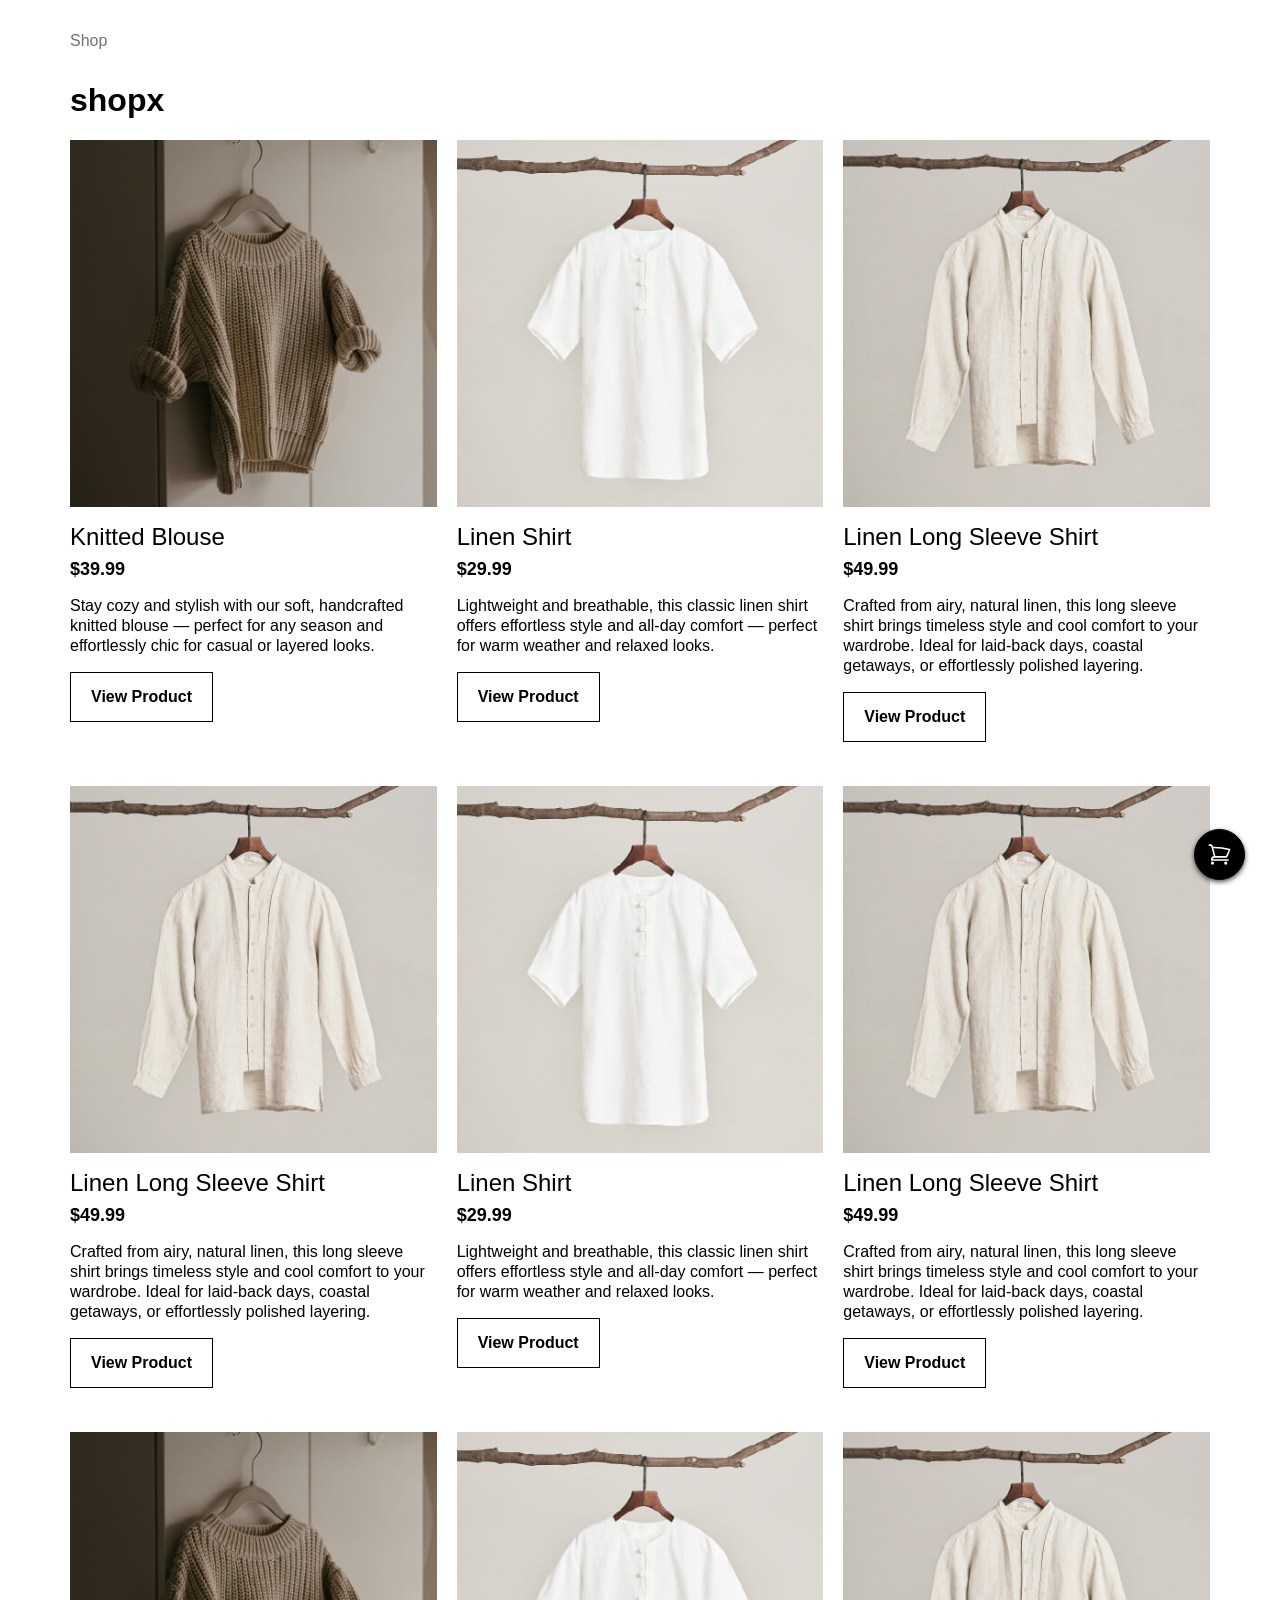
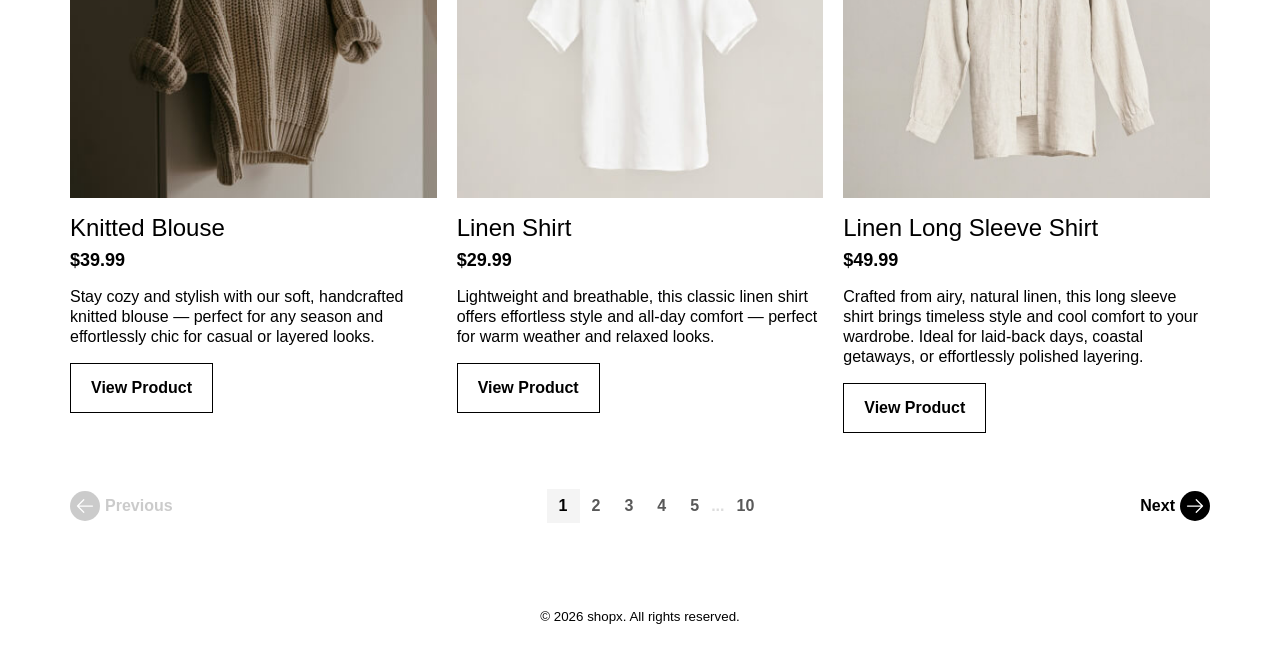
<file: index.html>
<!DOCTYPE html>
<html lang="en">
    <head>
        <title>shopx</title>
        <meta name="title" content="Shop" />
        <meta name="description" content="Lorem ipsum dolor sit amet, consectetur adipiscing elit, sed do eiusmod tempor incididunt ut labore et dolore magna aliqua." />

        <meta charset="utf-8">
        <meta name="viewport" content="width=device-width, initial-scale=1">

		<link rel="icon" type="image/png" href="/favicon.png">

        <link href="css/styles.css" rel="stylesheet">
    </head>
    <body>
        <!-- header -->
        <header>
            <!-- Skip link for accessibility -->
            <div class="visually-hidden-focusable">
                <a href="#main-content" class="skip-link">Skip to main content</a>
            </div>

            <div class="container">
                <nav aria-label="Breadcrumb" class="breadcrumb">
                    <ol itemscope itemtype="https://schema.org/BreadcrumbList">
                        <li itemprop="itemListElement" itemscope itemtype="https://schema.org/ListItem" aria-current="page">
                            <span itemprop="name">Shop</span>
                            <meta itemprop="position" content="1" />
                        </li>
                    </ol>
                </nav>
            </div>

            <a href="/cart.html" class="btn-cart">
                <svg xmlns="http://www.w3.org/2000/svg" fill="none" viewBox="0 0 24 24" stroke-width="1.5" stroke="currentColor" class="icon icon-cart">
                    <path stroke-linecap="round" stroke-linejoin="round" d="M2.25 3h1.386c.51 0 .955.343 1.087.835l.383 1.437M7.5 14.25a3 3 0 0 0-3 3h15.75m-12.75-3h11.218c1.121-2.3 2.1-4.684 2.924-7.138a60.114 60.114 0 0 0-16.536-1.84M7.5 14.25 5.106 5.272M6 20.25a.75.75 0 1 1-1.5 0 .75.75 0 0 1 1.5 0Zm12.75 0a.75.75 0 1 1-1.5 0 .75.75 0 0 1 1.5 0Z" />
                </svg>
                <span class="cart-count">0</span>
            </a>
        </header>
        
        <!-- main -->
        <main id="main-content">
            <div class="container">
                <h1>shopx</h1>

                <div class="products-list-wrapper">
                    <div id="loader" class="loader-wrapper" role="status" aria-live="polite" aria-label="Loading" hidden>
                        <img src="/img/loading.gif" alt="Loading..." class="loader">
                    </div>
                    
                    <div class="row three-col" id="productList">
                        <!-- product list -->
                    </div>

                    <div class="message" role="status" aria-live="polite"></div>
                </div>

                <div class="pagination-wrapper">
                    <!-- pagination -->
                </div>
            </div>
        </main>

        <!-- footer -->
        <footer role="contentinfo" aria-label="Footer">
            <div class="container">
                <small>&copy; <span id="currentYear"></span> shopx. All rights reserved.</small>
            </div>
        </footer>
        
        <script src="/js/script.js"></script>
        <script type="module" src="/js/load/loadProducts.js"></script>
        <script type="module" src="/js/load/loadCart.js"></script>
    </body>
</html>
</file>
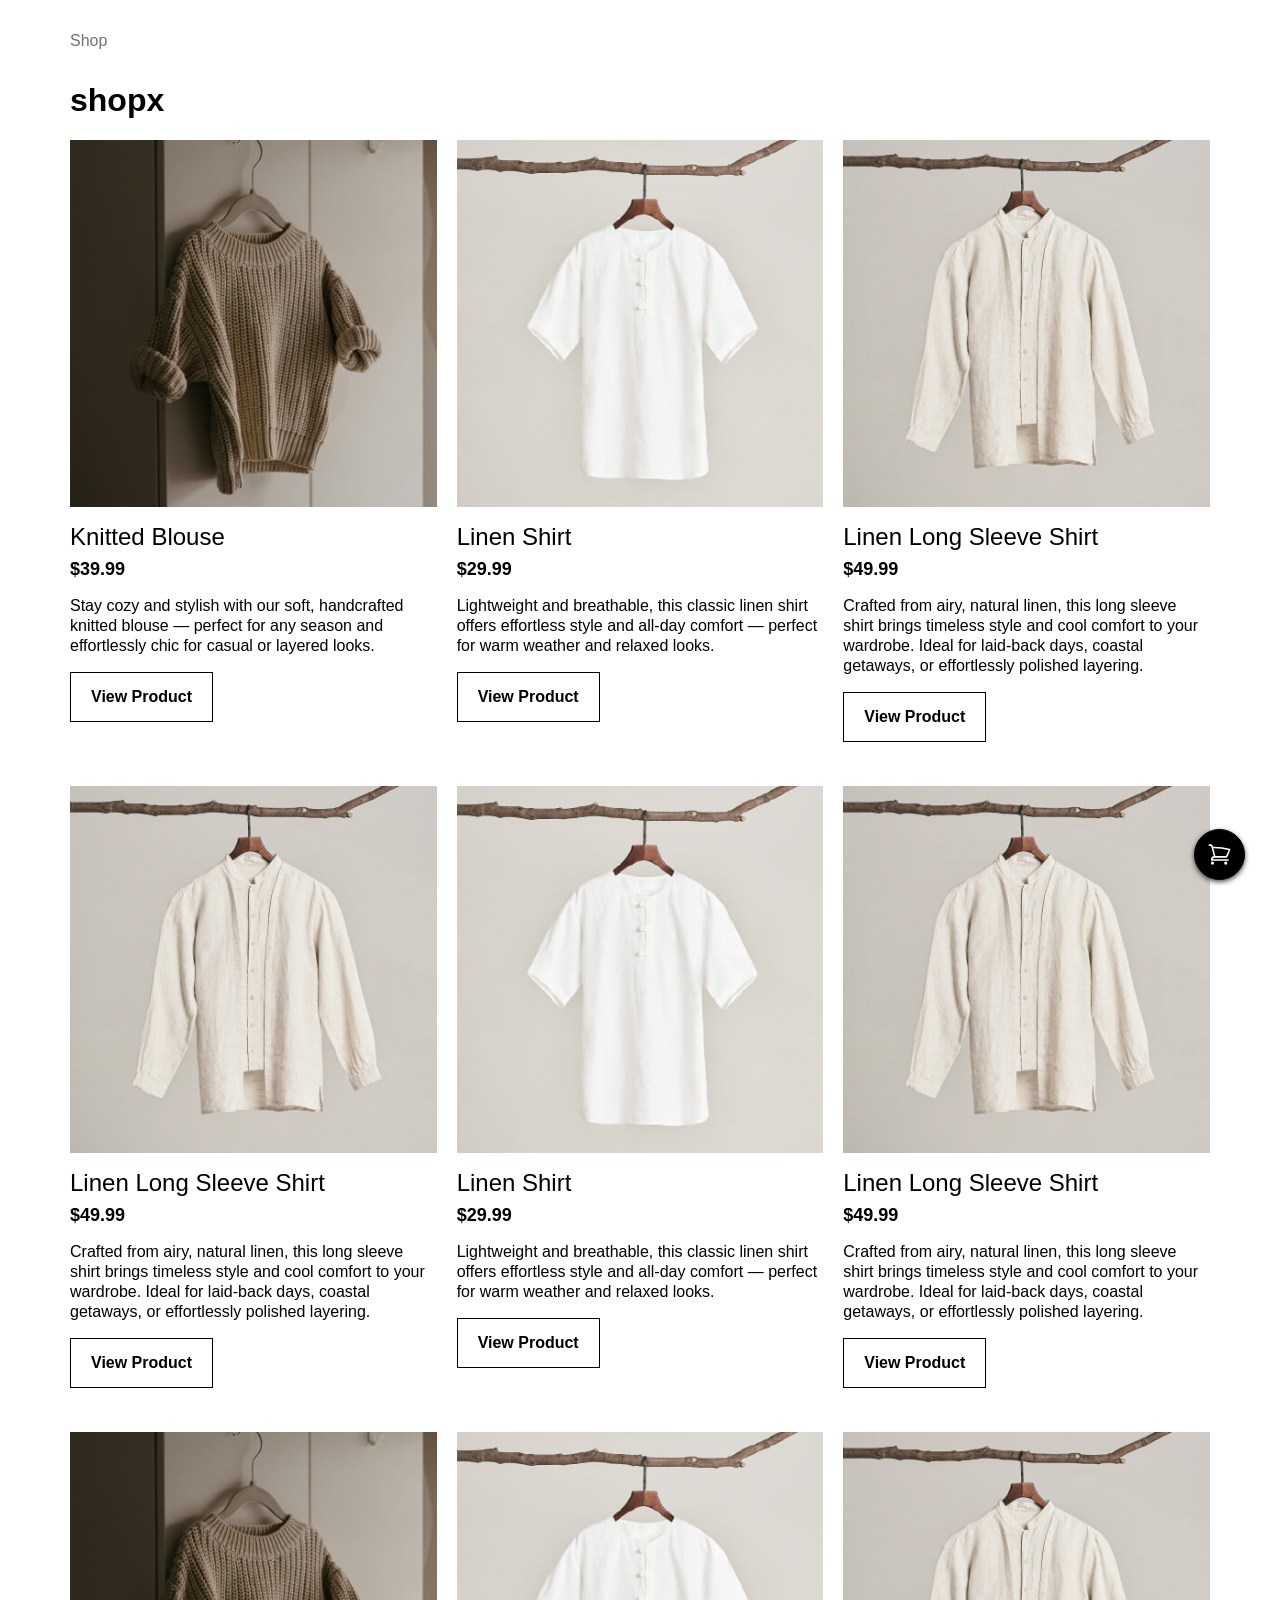
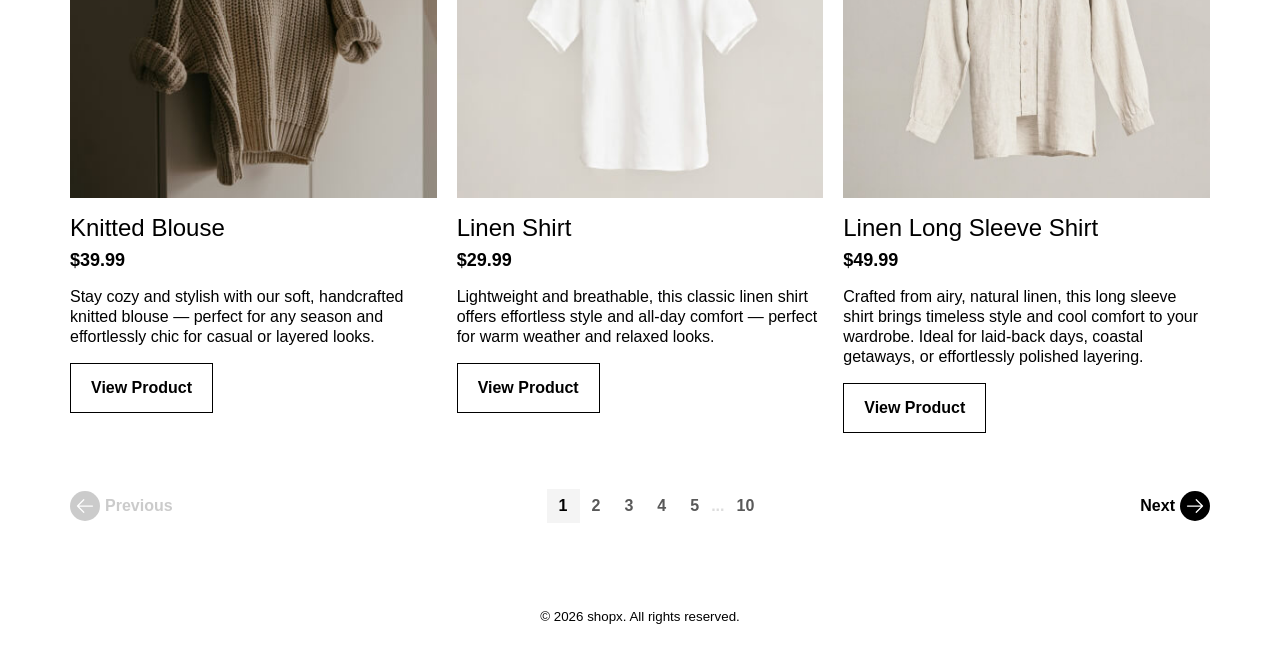
<file: confirmation.html>
<!DOCTYPE html>
<html lang="en">
    <head>
        <title>shopx — Order Confirmation</title>
        <meta name="title" content="Shop" />
        <meta name="description" content="Lorem ipsum dolor sit amet, consectetur adipiscing elit, sed do eiusmod tempor incididunt ut labore et dolore magna aliqua." />

        <meta charset="utf-8">
        <meta name="viewport" content="width=device-width, initial-scale=1">

		<link rel="icon" type="image/png" href="/favicon.png">

        <link href="css/styles.css" rel="stylesheet">
    </head>
    <body class="confirmation-page">
        <!-- header -->
        <header>
            <!-- Skip link for accessibility -->
            <div class="visually-hidden-focusable">
                <a href="#main-content" class="skip-link">Skip to main content</a>
            </div>

            <div class="container">
                <nav aria-label="Breadcrumb" class="breadcrumb">
                    <ol itemscope itemtype="https://schema.org/BreadcrumbList">
                        <li itemprop="itemListElement" itemscope itemtype="https://schema.org/ListItem">
                            <a href="/" itemprop="item">
                                <span itemprop="name">Shop</span>
                            </a>
                            <meta itemprop="position" content="1" />
                        </li>

                        <li itemprop="itemListElement" itemscope itemtype="https://schema.org/ListItem" aria-current="page">
                            <span itemprop="name">Order Confirmation</span>
                            <meta itemprop="position" content="2" />
                        </li>
                    </ol>
                </nav>
            </div>
        </header>

        <!-- main -->
        <main id="main-content">
            <div id="confirmationContent">
                <div class="container">
                    <div class="row">
                        <div class="col">
                            <div class="sticky-element">
                                <section id="thankYou" hidden>
                                    <svg xmlns="http://www.w3.org/2000/svg" fill="none" viewBox="0 0 24 24" stroke-width="1.5" stroke="currentColor" class="icon icon-round-check">
                                        <path stroke-linecap="round" stroke-linejoin="round" d="M9 12.75 11.25 15 15 9.75M21 12a9 9 0 1 1-18 0 9 9 0 0 1 18 0Z" />
                                    </svg>

                                    <div>
                                        <div class="order-number-wrapper">Order 
                                            <span id="orderNumber"></span>
                                            <button id="copyOrderNumber" class="btn-copy" aria-label="Copy order number" title="Copy order number">
                                                <svg xmlns="http://www.w3.org/2000/svg" fill="none" viewBox="0 0 24 24" stroke-width="1.5" stroke="currentColor" class="icon icon-copy">
                                                    <path stroke-linecap="round" stroke-linejoin="round" d="M8.25 7.5V6.108c0-1.135.845-2.098 1.976-2.192.373-.03.748-.057 1.123-.08M15.75 18H18a2.25 2.25 0 0 0 2.25-2.25V6.108c0-1.135-.845-2.098-1.976-2.192a48.424 48.424 0 0 0-1.123-.08M15.75 18.75v-1.875a3.375 3.375 0 0 0-3.375-3.375h-1.5a1.125 1.125 0 0 1-1.125-1.125v-1.5A3.375 3.375 0 0 0 6.375 7.5H5.25m11.9-3.664A2.251 2.251 0 0 0 15 2.25h-1.5a2.251 2.251 0 0 0-2.15 1.586m5.8 0c.065.21.1.433.1.664v.75h-6V4.5c0-.231.035-.454.1-.664M6.75 7.5H4.875c-.621 0-1.125.504-1.125 1.125v12c0 .621.504 1.125 1.125 1.125h9.75c.621 0 1.125-.504 1.125-1.125V16.5a9 9 0 0 0-9-9Z" />
                                                </svg>

                                                <svg xmlns="http://www.w3.org/2000/svg" fill="none" viewBox="0 0 24 24" stroke-width="1.5" stroke="currentColor" class="icon icon-check">
                                                    <path stroke-linecap="round" stroke-linejoin="round" d="m4.5 12.75 6 6 9-13.5" />
                                                </svg>
                                            </button>
                                        </div>
                                        <h1>Thank you for your purchase!</h1>
                                    </div>
                                </section>

                                <section id="orderUpdates" class="checkout-wrapper">
                                    <h2>Order updates</h2>
                                    <p>Your order will be processed within 24 hours during the working days. We will notify you by email once your order has been shipped.</p>
                                </section>
                                <section id="customerInfo" class="checkout-wrapper" hidden>
                                    <h2>Customer Information</h2>

                                    <p class="customer-detail">
                                        <svg xmlns="http://www.w3.org/2000/svg" fill="none" viewBox="0 0 24 24" stroke-width="1.5" stroke="currentColor" class="icon icon-email">
                                            <path stroke-linecap="round" stroke-linejoin="round" d="M21.75 6.75v10.5a2.25 2.25 0 0 1-2.25 2.25h-15a2.25 2.25 0 0 1-2.25-2.25V6.75m19.5 0A2.25 2.25 0 0 0 19.5 4.5h-15a2.25 2.25 0 0 0-2.25 2.25m19.5 0v.243a2.25 2.25 0 0 1-1.07 1.916l-7.5 4.615a2.25 2.25 0 0 1-2.36 0L3.32 8.91a2.25 2.25 0 0 1-1.07-1.916V6.75" />
                                        </svg>

                                        <span id="customerEmail"></span>
                                    </p>

                                    <div class="shipping-billing-wrapper">
                                        <div class="row">
                                            <div class="col">
                                                <div id="shippingBlock"></div>
                                            </div>

                                            <div class="col">
                                                <div id="billingBlock"></div>
                                            </div>
                                        </div>

                                        <div id="paymentMethod"></div>
                                    </div>
                                </section>
                            </div>
                        </div>

                        <div class="col">
                            <section id="orderSummary" class="checkout-wrapper" hidden>
                                <div class="order-summary-heading">
                                    <svg xmlns="http://www.w3.org/2000/svg" fill="none" viewBox="0 0 24 24" stroke-width="1.5" stroke="currentColor" class="icon icon-bag">
                                        <path stroke-linecap="round" stroke-linejoin="round" d="M15.75 10.5V6a3.75 3.75 0 1 0-7.5 0v4.5m11.356-1.993 1.263 12c.07.665-.45 1.243-1.119 1.243H4.25a1.125 1.125 0 0 1-1.12-1.243l1.264-12A1.125 1.125 0 0 1 5.513 7.5h12.974c.576 0 1.059.435 1.119 1.007ZM8.625 10.5a.375.375 0 1 1-.75 0 .375.375 0 0 1 .75 0Zm7.5 0a.375.375 0 1 1-.75 0 .375.375 0 0 1 .75 0Z" />
                                    </svg>

                                    <h2>Your order <span id="orderTotalItems"></span></h2>
                                </div>

                                <div id="orderSummaryItems"></div>
                                <div id="totals" class="summary"></div>
                            </section>

                            <button id="printOrder" class="btn-outline">Print Receipt</button>
                            <a href="/" id="continueShopping" class="btn">Continue shopping</a>
                        </div>
                    </div>
                </div>
            </div>
        </main>

        <!-- footer -->
        <footer role="contentinfo" aria-label="Footer">
            <div class="container">
                <small>&copy; <span id="currentYear"></span> shopx. All rights reserved.</small>
            </div>
        </footer>
        
        <script src="/js/script.js"></script>
        <script type="module" src="/js/load/loadOrderConfirmation.js"></script>
    </body>
</html>
</file>
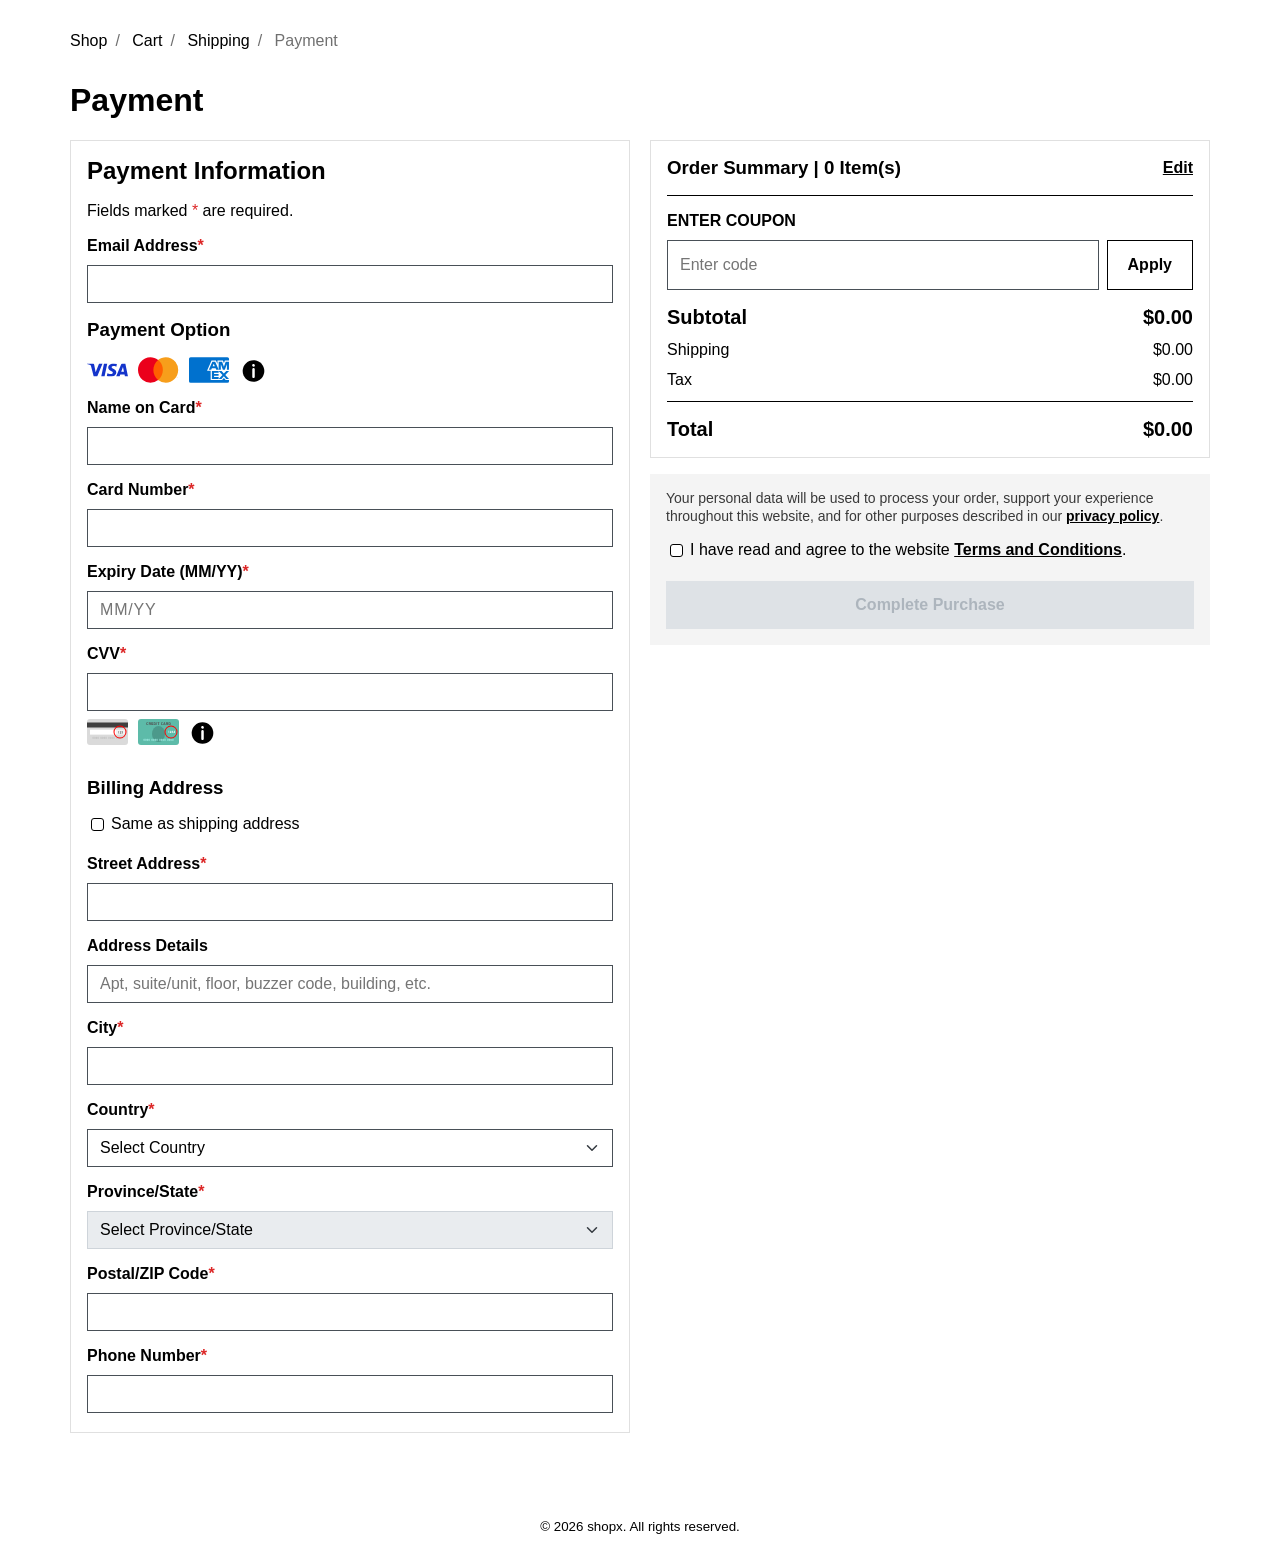
<file: payment.html>
<!DOCTYPE html>
<html lang="en">
    <head>
        <title>shopx — Payment</title>
        <meta name="title" content="Shop" />
        <meta name="description" content="Lorem ipsum dolor sit amet, consectetur adipiscing elit, sed do eiusmod tempor incididunt ut labore et dolore magna aliqua." />

        <meta charset="utf-8">
        <meta name="viewport" content="width=device-width, initial-scale=1">

		<link rel="icon" type="image/png" href="/favicon.png">

        <link href="css/styles.css" rel="stylesheet">
    </head>
    <body>
        <!-- header -->
        <header>
            <!-- Skip link for accessibility -->
            <div class="visually-hidden-focusable">
                <a href="#main-content" class="skip-link">Skip to main content</a>
            </div>

            <div class="container">
                <nav aria-label="Breadcrumb" class="breadcrumb">
                    <ol itemscope itemtype="https://schema.org/BreadcrumbList">
                        <li itemprop="itemListElement" itemscope itemtype="https://schema.org/ListItem">
                            <a href="/" itemprop="item">
                                <span itemprop="name">Shop</span>
                            </a>
                            <meta itemprop="position" content="1" />
                        </li>

                        <li itemprop="itemListElement" itemscope itemtype="https://schema.org/ListItem">
                            <a href="/cart.html" itemprop="item">
                                <span itemprop="name">Cart</span>
                            </a>
                            <meta itemprop="position" content="2" />
                        </li>

                        <li itemprop="itemListElement" itemscope itemtype="https://schema.org/ListItem">
                            <a href="/shipping.html" itemprop="item">
                                <span itemprop="name">Shipping</span>
                            </a>
                            <meta itemprop="position" content="3" />
                        </li>

                        <li itemprop="itemListElement" itemscope itemtype="https://schema.org/ListItem" aria-current="page">
                            <span itemprop="name">Payment</span>
                            <meta itemprop="position" content="4" />
                        </li>
                    </ol>
                </nav>
            </div>
        </header>

        <!-- main -->
        <main id="main-content">
            <div id="paymentContent">
                <div class="container">
                    <h1>Payment</h1>

                    <div class="row">
                        <div class="col">
                            <section class="checkout-wrapper">
                                <form id="paymentInfoForm" novalidate>
                                    <h2 class="form-heading">Payment Information</h2>
                                    <p class="form-note">Fields marked <span aria-hidden="true">*</span> are required.</p>

                                    <fieldset>
                                        <legend class="visually-hidden">Contact Information</legend>

                                        <div class="form-field">
                                            <label for="email" class="form-label">Email Address<span aria-hidden="true">*</span></label>
                                            <input type="email" id="email" name="email" class="form-control" required aria-required="true" aria-describedby="email-error" />
                                            <span class="error-message" id="email-error" aria-live="polite"></span>
                                        </div>
                                    </fieldset>
                                    
                                    <fieldset id="paymentOptionFields">
                                        <legend>Payment Option</legend>

                                        <ul class="card-list">
                                            <li class="card-list-item">
                                                <span class="card-item-icon card-visa">
                                                    <span class="visually-hidden">Visa</span>
                                                </span>
                                            </li>

                                            <li class="card-list-item">
                                                <span class="card-item-icon card-mastercard">
                                                    <span class="visually-hidden">Mastercard</span>
                                                </span>
                                            </li>

                                            <li class="card-list-item">
                                                <span class="card-item-icon card-amex">
                                                    <span class="visually-hidden">AMERICAN EXPRESS</span>
                                                </span>
                                            </li>

                                            <li class="card-list-item">
                                                <button class="tooltip btn-tooltip" aria-describedby="tooltipContentPaymentOption" aria-haspopup="true" aria-expanded="false" type="button">
                                                    <span class="visually-hidden">Payment Option Info</span>
                                                </button>

                                                <div id="tooltipContentPaymentOption" class="tooltip-content" role="tooltip">
                                                    <span class="tooltip-heading">Credit card payment terms & conditions</span>
                                                    
                                                    <ul class="tooltip-list">
                                                        <li>We accept payment from the following credit cards: Visa, Mastercard, American Express</li>
                                                        <li>We only accept one-time payments.</li>
                                                        <li>Your transaction date will be the date when your order is shipped from our warehouse.</li>
                                                        <li>Total amount of your order will be charged to your credit card on its payment due date.</li>
                                                        <li>The cardholder's name must match your account name.</li>
                                                    </ul>
                                                </div>
                                            </li>
                                        </ul>

                                        <div class="form-field">
                                            <label for="cardName" class="form-label">Name on Card<span aria-hidden="true">*</span></label>
                                            <input type="text" id="cardName" name="cardName" class="form-control" required aria-required="true" aria-describedby="cardName-error" />
                                            <span class="error-message" id="cardName-error" aria-live="polite"></span>
                                        </div>

                                        <div class="form-field">
                                            <label for="cardNumber" class="form-label">Card Number<span aria-hidden="true">*</span></label>
                                            <input type="text" id="cardNumber" name="cardNumber" class="form-control" inputmode="numeric" pattern="(\d\s?){13,19}" maxlength="24" required aria-required="true" aria-describedby="cardNumber-error" />
                                            <span class="error-message" id="cardNumber-error" aria-live="polite"></span>
                                        </div>

                                        <div class="form-field">
                                            <label for="expiry" class="form-label">Expiry Date (MM/YY)<span aria-hidden="true">*</span></label>
                                            <input type="text" id="expiry" name="expiry" class="form-control" placeholder="MM/YY" required aria-required="true" aria-describedby="expiry-error" />
                                            <span class="error-message" id="expiry-error" aria-live="polite"></span>
                                        </div>

                                        <div class="form-field">
                                            <label for="cvv" class="form-label">CVV<span aria-hidden="true">*</span></label>
                                            <input type="text" id="cvv" name="cvv" class="form-control" inputmode="numeric" pattern="\d{3,4}" maxlength="4" required aria-required="true" aria-describedby="cvv-error" />
                                            <span class="error-message" id="cvv-error" aria-live="polite"></span>

                                            <ul class="card-list card-list-cvv">
                                                <li class="card-list-item">
                                                    <span class="card-item-icon card-cvv-back">
                                                        <span class="visually-hidden">Card CVV Back</span>
                                                    </span>
                                                </li>

                                                <li class="card-list-item">
                                                    <span class="card-item-icon card-cvv-front">
                                                        <span class="visually-hidden">Card CVV Front</span>
                                                    </span>
                                                </li>

                                                <li class="card-list-item">
                                                    <button class="tooltip btn-tooltip" aria-describedby="tooltipContentCVV" aria-haspopup="true" aria-expanded="false" type="button">
                                                        <span class="visually-hidden">CVV Info</span>
                                                    </button>

                                                    <div id="tooltipContentCVV" class="tooltip-content" role="tooltip">
                                                        <span class="tooltip-heading">About Security Code</span>
                                                        <p>The 3-or 4-digit numbers on the back of the card. (For SAISON AMERICAN EXPRESS®, it is on the front of the card.)</p>
                                                    </div>
                                                </li>
                                            </ul>
                                        </div>
                                    </fieldset>
                                    

                                    <fieldset id="billingAddressFields">
                                        <legend>Billing Address</legend>

                                        <div class="form-check">
                                            <input type="checkbox" id="sameAsShipping" name="sameAsShipping" class="form-check-input" />
                                            <label for="sameAsShipping" class="form-check-label">Same as shipping address</label>
                                        </div>

                                        <div id="billingFieldsGroup">
                                            <div class="form-field">
                                                <label for="billStAddress" class="form-label">Street Address<span aria-hidden="true">*</span></label>
                                                <input type="text" id="billStAddress" name="billStAddress" class="form-control" required aria-required="true" aria-describedby="billStAddress-error" />
                                                <span class="error-message" id="billStAddress-error" aria-live="polite"></span>
                                            </div>

                                            <div class="form-field">
                                                <label for="billAddressDetails" class="form-label">Address Details</label>
                                                <input type="text" id="billAddressDetails" name="billAddressDetails" class="form-control" placeholder="Apt, suite/unit, floor, buzzer code, building, etc." aria-describedby="billAddressDetails-error" />
                                                <span class="error-message" id="billAddressDetails-error" aria-live="polite"></span>
                                            </div>

                                            <div class="form-field">
                                                <label for="billCity" class="form-label">City<span aria-hidden="true">*</span></label>
                                                <input type="text" id="billCity" name="billCity" class="form-control" required aria-required="true" aria-describedby="billCity-error" />
                                                <span class="error-message" id="billCity-error" aria-live="polite"></span>
                                            </div>

                                            <div class="form-field">
                                                <label for="billCountry" class="form-label">Country<span aria-hidden="true">*</span></label>
                                                <select id="billCountry" name="billCountry" class="form-select" required aria-required="true" aria-describedby="billCountry-error">
                                                    <option value="" selected>Select Country</option>
                                                    <option value="CA">Canada</option>
                                                    <option value="US">United States</option>
                                                </select>
                                                <span class="error-message" id="billCountry-error" aria-live="polite"></span>
                                            </div>

                                            <div class="form-field">
                                                <label for="billProvinceState" id="billProvinceStateLabel" class="form-label">Province<span aria-hidden="true">*</span></label>
                                                <select id="billProvinceState" name="billProvinceState" class="form-select" required aria-required="true" aria-describedby="billProvinceState-error">
                                                    <!-- provinces/states -->
                                                </select>
                                                <span class="error-message" id="billProvinceState-error" aria-live="polite"></span>
                                            </div>

                                            <div class="form-field">
                                                <label for="billPostalZip" id="billPostalZipLabel" class="form-label">Postal Code<span aria-hidden="true">*</span></label>
                                                <input type="text" id="billPostalZip" name="billPostalZip" class="form-control" required aria-required="true" aria-describedby="billPostalZip-error" />
                                                <span class="error-message" id="billPostalZip-error" aria-live="polite"></span>
                                            </div>
                                            
                                            <div class="form-field">
                                                <label for="billPhone" class="form-label">Phone Number<span aria-hidden="true">*</span></label>
                                                <input type="tel" id="billPhone" name="billPhone" class="form-control" required aria-required="true" aria-describedby="billPhone-error" />
                                                <span class="error-message" id="billPhone-error" aria-live="polite"></span>
                                            </div>
                                        </div>
                                    </fieldset>
                                </form>

                                <div id="shippingSummary" class="shipping-summary" hidden></div>
                            </section>
                        </div>

                        <div class="col">
                            <div class="sticky-element">
                                <div class="checkout-wrapper order-summary">
                                    <div class="summary-header">
                                        <h3 class="summary-heading">Order Summary | <span id="summaryTotalItems"></span> Item(s)</h3>
                                        <a href="/cart.html" class="summary-edit-link">Edit</a>
                                    </div>

                                    <div class="coupon-wrapper">
                                        <form id="couponForm" novalidate>
                                            <div class="form-field" id="couponFieldGroup">
                                                <label for="couponCode" class="form-label">ENTER COUPON</label>
                                                <div class="coupon-input-group">
                                                    <input type="text" id="couponCode" name="couponCode" class="form-control" placeholder="Enter code" aria-describedby="couponCode-error" aria-invalid="false" />
                                                    <button type="submit" id="couponToggleBtn" class="btn-outline">Apply</button>
                                                </div>
                                                <span class="error-message" id="couponCode-error" aria-live="polite"></span>
                                            </div>

                                            <div class="coupon-result" id="couponResult" aria-live="polite">
                                                <span id="couponMessage" class="coupon-message" role="alert"></span>
                                                <button type="button" id="removeCouponBtn" class="btn-remove" aria-label="Remove coupon">
                                                    <svg xmlns="http://www.w3.org/2000/svg" fill="none" viewBox="0 0 24 24" stroke-width="1.5" stroke="currentColor" class="icon icon-round-close">
                                                        <path stroke-linecap="round" stroke-linejoin="round" d="m9.75 9.75 4.5 4.5m0-4.5-4.5 4.5M21 12a9 9 0 1 1-18 0 9 9 0 0 1 18 0Z" />
                                                    </svg>
                                                </button>
                                            </div>
                                        </form>
                                    </div>

                                    <div id="orderSummary" aria-label="Order Summary">
                                        <!-- order summary-->
                                    </div>
                                </div>

                                <div class="checkout-wrapper purchase">
                                    <p class="purchase-note">Your personal data will be used to process your order, support your experience throughout this website, and for other purposes described in our <a href="/privacy-policy.html" target="_blank">privacy policy</a>.</p>

                                    <div class="form-check">
                                        <input type="checkbox" id="confirmPurchase" class="form-check-input" />
                                        <label for="confirmPurchase" class="form-check-label">
                                            I have read and agree to the website <a href="/terms-conditions.html" target="_blank">Terms and Conditions</a>.
                                        </label>
                                    </div>

                                    <button type="submit" form="paymentInfoForm" id="purchaseBtn" class="btn" disabled>
                                        Complete Purchase
                                    </button>
                                </div>
                            </div>
                        </div>
                    </div>
                </div>
            </div>
        </main>

        <!-- footer -->
        <footer role="contentinfo" aria-label="Footer">
            <div class="container">
                <small>&copy; <span id="currentYear"></span> shopx. All rights reserved.</small>
            </div>
        </footer>
        
        <script src="/js/script.js"></script>
        <script type="module" src="/js/load/loadPayment.js"></script>
    </body>
</html>
</file>
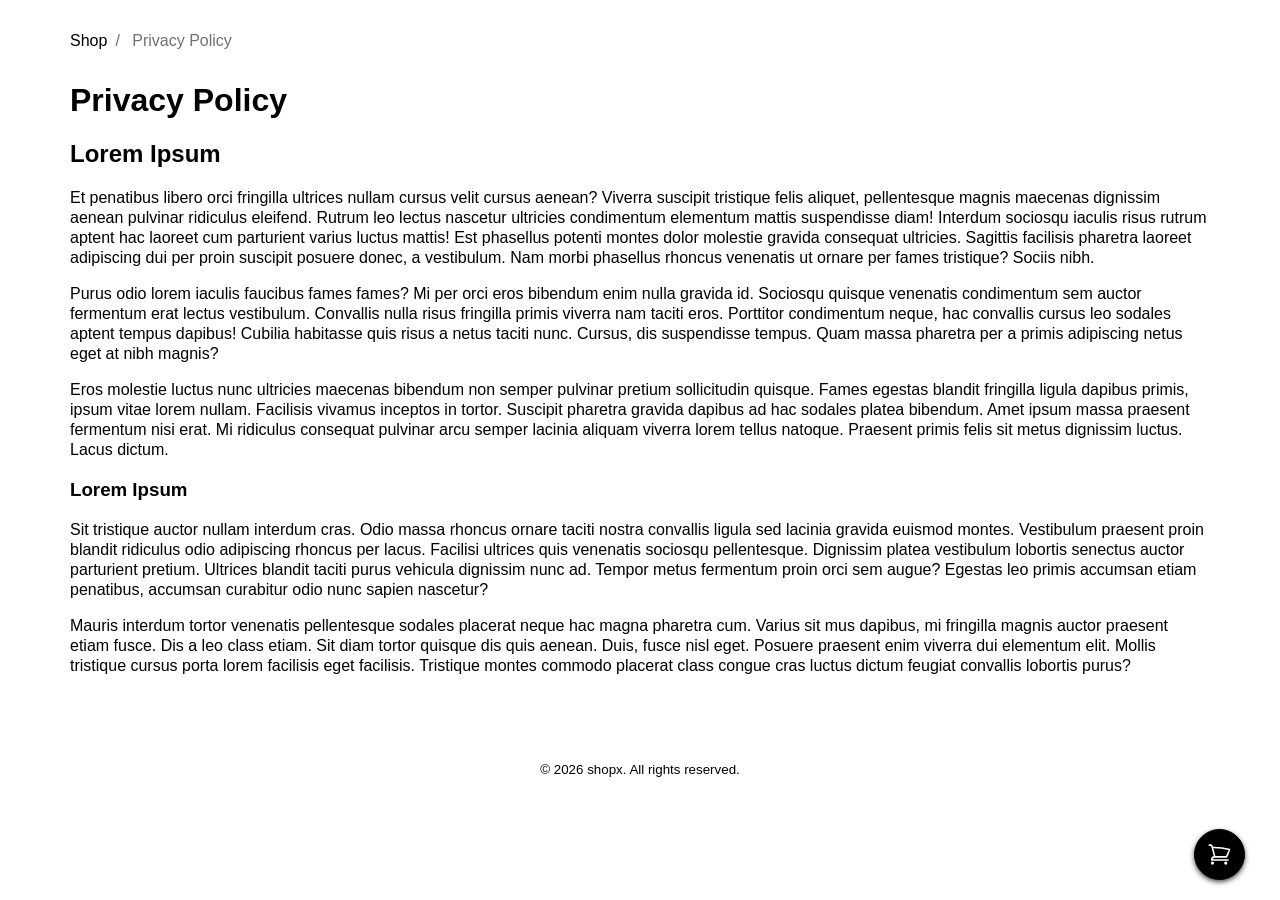
<file: privacy-policy.html>
<!DOCTYPE html>
<html lang="en">
    <head>
        <title>shopx</title>
        <meta name="title" content="Shop" />
        <meta name="description" content="Lorem ipsum dolor sit amet, consectetur adipiscing elit, sed do eiusmod tempor incididunt ut labore et dolore magna aliqua." />

        <meta charset="utf-8">
        <meta name="viewport" content="width=device-width, initial-scale=1">

		<link rel="icon" type="image/png" href="/favicon.png">

        <link href="css/styles.css" rel="stylesheet">
    </head>
    <body>
        <!-- header -->
        <header>
            <!-- Skip link for accessibility -->
            <div class="visually-hidden-focusable">
                <a href="#main-content" class="skip-link">Skip to main content</a>
            </div>

            <div class="container">
                <nav aria-label="Breadcrumb" class="breadcrumb">
                    <ol itemscope itemtype="https://schema.org/BreadcrumbList">
                        <li itemprop="itemListElement" itemscope itemtype="https://schema.org/ListItem">
                            <a href="/" itemprop="item">
                                <span itemprop="name">Shop</span>
                            </a>
                            <meta itemprop="position" content="1" />
                        </li>

                        <li itemprop="itemListElement" itemscope itemtype="https://schema.org/ListItem" aria-current="page">
                            <span itemprop="name">Privacy Policy</span>
                            <meta itemprop="position" content="2" />
                        </li>
                    </ol>
                </nav>
            </div>

            <a href="/cart.html" class="btn-cart">
                <svg xmlns="http://www.w3.org/2000/svg" fill="none" viewBox="0 0 24 24" stroke-width="1.5" stroke="currentColor" class="icon icon-cart">
                    <path stroke-linecap="round" stroke-linejoin="round" d="M2.25 3h1.386c.51 0 .955.343 1.087.835l.383 1.437M7.5 14.25a3 3 0 0 0-3 3h15.75m-12.75-3h11.218c1.121-2.3 2.1-4.684 2.924-7.138a60.114 60.114 0 0 0-16.536-1.84M7.5 14.25 5.106 5.272M6 20.25a.75.75 0 1 1-1.5 0 .75.75 0 0 1 1.5 0Zm12.75 0a.75.75 0 1 1-1.5 0 .75.75 0 0 1 1.5 0Z" />
                </svg>
                <span class="cart-count">0</span>
            </a>
        </header>
        
        <!-- main -->
        <main id="main-content">
            <div class="container">
                <h1>Privacy Policy</h1>

                <h2>Lorem Ipsum</h2>
                <p>Et penatibus libero orci fringilla ultrices nullam cursus velit cursus aenean? Viverra suscipit tristique felis aliquet, pellentesque magnis maecenas dignissim aenean pulvinar ridiculus eleifend. Rutrum leo lectus nascetur ultricies condimentum elementum mattis suspendisse diam! Interdum sociosqu iaculis risus rutrum aptent hac laoreet cum parturient varius luctus mattis! Est phasellus potenti montes dolor molestie gravida consequat ultricies. Sagittis facilisis pharetra laoreet adipiscing dui per proin suscipit posuere donec, a vestibulum. Nam morbi phasellus rhoncus venenatis ut ornare per fames tristique? Sociis nibh.</p>
                <p>Purus odio lorem iaculis faucibus fames fames? Mi per orci eros bibendum enim nulla gravida id. Sociosqu quisque venenatis condimentum sem auctor fermentum erat lectus vestibulum. Convallis nulla risus fringilla primis viverra nam taciti eros. Porttitor condimentum neque, hac convallis cursus leo sodales aptent tempus dapibus! Cubilia habitasse quis risus a netus taciti nunc. Cursus, dis suspendisse tempus. Quam massa pharetra per a primis adipiscing netus eget at nibh magnis?</p>
                <p>Eros molestie luctus nunc ultricies maecenas bibendum non semper pulvinar pretium sollicitudin quisque. Fames egestas blandit fringilla ligula dapibus primis, ipsum vitae lorem nullam. Facilisis vivamus inceptos in tortor. Suscipit pharetra gravida dapibus ad hac sodales platea bibendum. Amet ipsum massa praesent fermentum nisi erat. Mi ridiculus consequat pulvinar arcu semper lacinia aliquam viverra lorem tellus natoque. Praesent primis felis sit metus dignissim luctus. Lacus dictum.</p>

                <h3>Lorem Ipsum</h3>
                <p>Sit tristique auctor nullam interdum cras. Odio massa rhoncus ornare taciti nostra convallis ligula sed lacinia gravida euismod montes. Vestibulum praesent proin blandit ridiculus odio adipiscing rhoncus per lacus. Facilisi ultrices quis venenatis sociosqu pellentesque. Dignissim platea vestibulum lobortis senectus auctor parturient pretium. Ultrices blandit taciti purus vehicula dignissim nunc ad. Tempor metus fermentum proin orci sem augue? Egestas leo primis accumsan etiam penatibus, accumsan curabitur odio nunc sapien nascetur?</p>
                <p>Mauris interdum tortor venenatis pellentesque sodales placerat neque hac magna pharetra cum. Varius sit mus dapibus, mi fringilla magnis auctor praesent etiam fusce. Dis a leo class etiam. Sit diam tortor quisque dis quis aenean. Duis, fusce nisl eget. Posuere praesent enim viverra dui elementum elit. Mollis tristique cursus porta lorem facilisis eget facilisis. Tristique montes commodo placerat class congue cras luctus dictum feugiat convallis lobortis purus?</p>
            </div>
        </main>

        <!-- footer -->
        <footer role="contentinfo" aria-label="Footer">
            <div class="container">
                <small>&copy; <span id="currentYear"></span> shopx. All rights reserved.</small>
            </div>
        </footer>
        
        <script src="/js/script.js"></script>
        <script type="module" src="/js/load/loadCart.js"></script>
    </body>
</html>
</file>
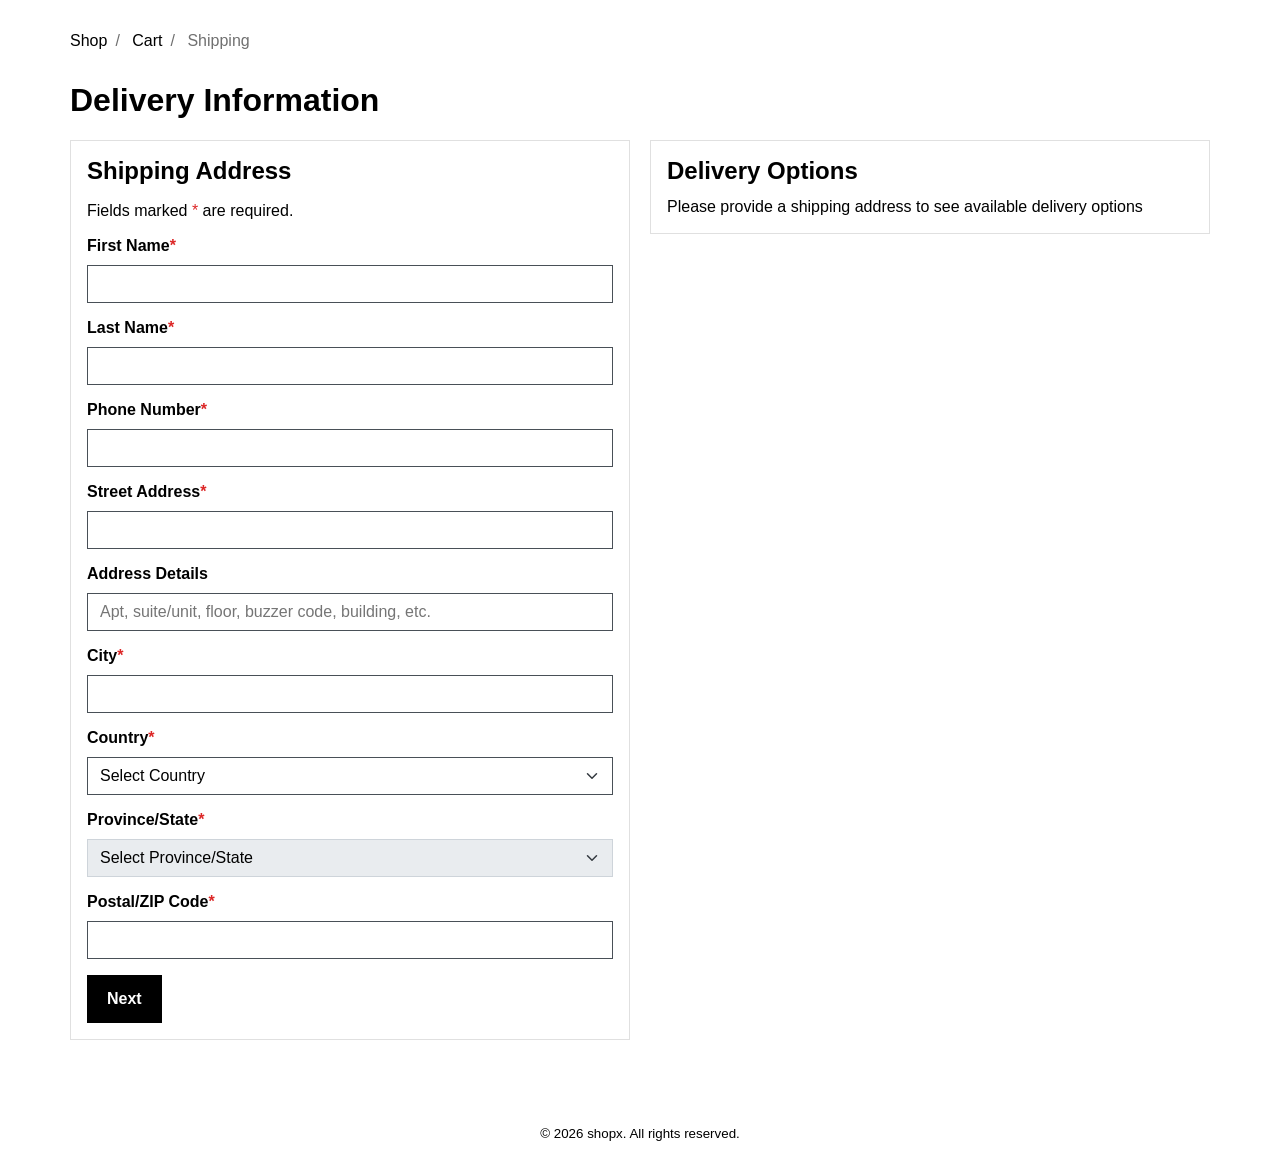
<file: shipping.html>
<!DOCTYPE html>
<html lang="en">
    <head>
        <title>shopx — Shipping</title>
        <meta name="title" content="Shop" />
        <meta name="description" content="Lorem ipsum dolor sit amet, consectetur adipiscing elit, sed do eiusmod tempor incididunt ut labore et dolore magna aliqua." />

        <meta charset="utf-8">
        <meta name="viewport" content="width=device-width, initial-scale=1">

		<link rel="icon" type="image/png" href="/favicon.png">

        <link href="css/styles.css" rel="stylesheet">
    </head>
    <body>
        <!-- header -->
        <header>
            <!-- Skip link for accessibility -->
            <div class="visually-hidden-focusable">
                <a href="#main-content" class="skip-link">Skip to main content</a>
            </div>

            <div class="container">
                <nav aria-label="Breadcrumb" class="breadcrumb">
                    <ol itemscope itemtype="https://schema.org/BreadcrumbList">
                        <li itemprop="itemListElement" itemscope itemtype="https://schema.org/ListItem">
                            <a href="/" itemprop="item">
                                <span itemprop="name">Shop</span>
                            </a>
                            <meta itemprop="position" content="1" />
                        </li>

                        <li itemprop="itemListElement" itemscope itemtype="https://schema.org/ListItem">
                            <a href="/cart.html" itemprop="item">
                                <span itemprop="name">Cart</span>
                            </a>
                            <meta itemprop="position" content="2" />
                        </li>

                        <li itemprop="itemListElement" itemscope itemtype="https://schema.org/ListItem" aria-current="page">
                            <span itemprop="name">Shipping</span>
                            <meta itemprop="position" content="3" />
                        </li>
                    </ol>
                </nav>
            </div>
        </header>

        <!-- main -->
        <main id="main-content">
            <div id="shippingContent">
                <div class="container">
                    <h1>Delivery Information</h1>

                    <div class="row">
                        <!-- shipping address -->
                        <div class="col">
                            <section class="checkout-wrapper">
                                <form id="shippingInfoForm" novalidate>
                                    <h2 class="form-heading">Shipping Address</h2>
                                    <p class="form-note" id="formNote">Fields marked <span aria-hidden="true">*</span> are required.</p>

                                    <div class="form-field">
                                        <label for="firstName" class="form-label">First Name<span aria-hidden="true">*</span></label>
                                        <input type="text" id="firstName" name="firstName" class="form-control" required aria-required="true" aria-describedby="firstName-error" />
                                        <span class="error-message" id="firstName-error" aria-live="polite"></span>
                                    </div>

                                    <div class="form-field">
                                        <label for="lastName" class="form-label">Last Name<span aria-hidden="true">*</span></label>
                                        <input type="text" id="lastName" name="lastName" class="form-control" required aria-required="true" aria-describedby="lastName-error" />
                                        <span class="error-message" id="lastName-error" aria-live="polite"></span>
                                    </div>

                                    <div class="form-field">
                                        <label for="phone" class="form-label">Phone Number<span aria-hidden="true">*</span></label>
                                        <input type="tel" id="phone" name="phone" class="form-control" required aria-required="true" aria-describedby="phone-error" />
                                        <span class="error-message" id="phone-error" aria-live="polite"></span>
                                    </div>

                                    <div class="form-field">
                                        <label for="shipStAddress" class="form-label">Street Address<span aria-hidden="true">*</span></label>
                                        <input type="text" id="shipStAddress" name="shipStAddress" class="form-control" required aria-required="true" aria-describedby="shipStAddress-error" />
                                        <span class="error-message" id="shipStAddress-error" aria-live="polite"></span>
                                    </div>

                                    <div class="form-field">
                                        <label for="shipAddressDetails" class="form-label">Address Details</label>
                                        <input type="text" id="shipAddressDetails" name="shipAddressDetails" class="form-control" placeholder="Apt, suite/unit, floor, buzzer code, building, etc." aria-describedby="shipAddressDetails-error" />
                                        <span class="error-message" id="shipAddressDetails-error" aria-live="polite"></span>
                                    </div>

                                    <div class="form-field">
                                        <label for="shipCity" class="form-label">City<span aria-hidden="true">*</span></label>
                                        <input type="text" id="shipCity" name="shipCity" class="form-control" required aria-required="true" aria-describedby="shipCity-error" />
                                        <span class="error-message" id="shipCity-error" aria-live="polite"></span>
                                    </div>

                                    <div class="form-field">
                                        <label for="shipCountry" class="form-label">Country<span aria-hidden="true">*</span></label>
                                        <select id="shipCountry" name="shipCountry" class="form-select" required aria-required="true" aria-describedby="shipCountry-error">
                                            <option value="" selected>Select Country</option>
                                            <option value="CA">Canada</option>
                                            <option value="US">United States</option>
                                        </select>
                                        <span class="error-message" id="shipCountry-error" aria-live="polite"></span>
                                    </div>

                                    <div class="form-field">
                                        <label for="shipProvinceState" id="shipProvinceStateLabel" class="form-label">Province<span aria-hidden="true">*</span></label>
                                        <select id="shipProvinceState" name="shipProvinceState" class="form-select" required aria-required="true" aria-describedby="shipProvinceState-error">
                                            <!-- options -->
                                        </select>
                                        <span class="error-message" id="shipProvinceState-error" aria-live="polite"></span>
                                    </div>


                                    <div class="form-field">
                                        <label for="shipPostalZip" id="shipPostalZipLabel" class="form-label">Postal Code<span aria-hidden="true">*</span></label>
                                        <input type="text" id="shipPostalZip" name="shipPostalZip" class="form-control" required aria-required="true" aria-describedby="shipPostalZip-error" />
                                        <span class="error-message" id="shipPostalZip-error" aria-live="polite"></span>
                                    </div>

                                    <button type="submit" id="btnToShipping" class="btn">Next</button>
                                </form>

                                <div id="shippingSummary" class="shipping-summary" aria-live="polite"></div>
                            </section>
                        </div>

                        <!-- shipping options -->
                        <div class="col">
                            <div class="sticky-element">
                                <section class="checkout-wrapper delivery">
                                    <h2>Delivery Options</h2>
                                    <p id="deliveryNote">Please provide a shipping address to see available delivery options</p>

                                    <form id="shippingMethodForm" style="display:none" novalidate>
                                        <div id="shippingOptionsWrapper">
                                            <!-- delivery options -->
                                        </div>

                                        <span class="error-message" id="shippingMethod-error" aria-live="polite"></span>

                                        <button type="submit" class="btn">Continue to Payment</button>
                                    </form>
                                </section>
                            </div>
                        </div>
                    </div>
                </div>
            </div>
        </main>

        <!-- footer -->
        <footer role="contentinfo" aria-label="Footer">
            <div class="container">
                <small>&copy; <span id="currentYear"></span> shopx. All rights reserved.</small>
            </div>
        </footer>
        
        <script src="/js/script.js"></script>
        <script type="module" src="/js/load/loadShippingForm.js"></script>
    </body>
</html>
</file>
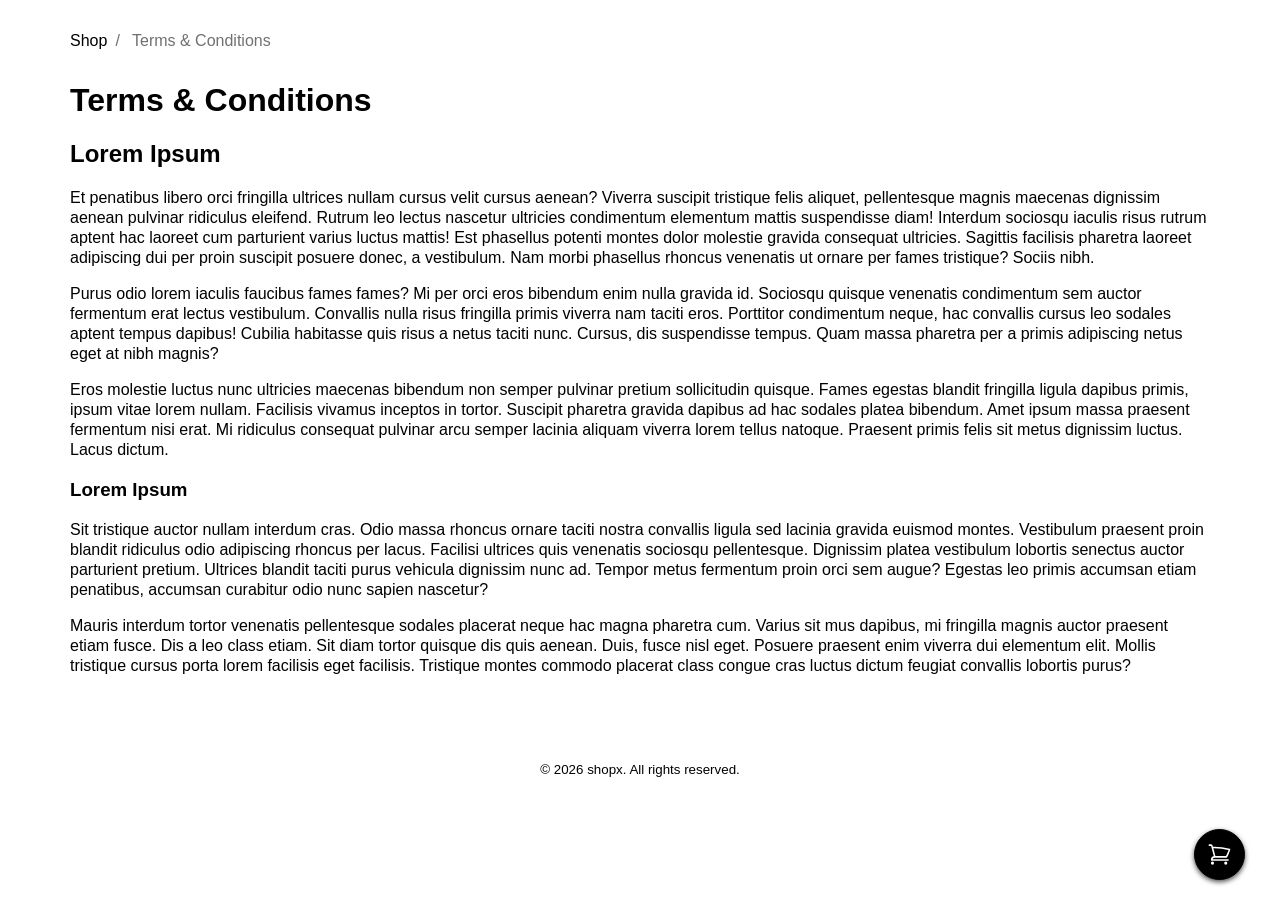
<file: terms-conditions.html>
<!DOCTYPE html>
<html lang="en">
    <head>
        <title>shopx</title>
        <meta name="title" content="Shop" />
        <meta name="description" content="Lorem ipsum dolor sit amet, consectetur adipiscing elit, sed do eiusmod tempor incididunt ut labore et dolore magna aliqua." />

        <meta charset="utf-8">
        <meta name="viewport" content="width=device-width, initial-scale=1">

		<link rel="icon" type="image/png" href="/favicon.png">

        <link href="css/styles.css" rel="stylesheet">
    </head>
    <body>
        <!-- header -->
        <header>
            <!-- Skip link for accessibility -->
            <div class="visually-hidden-focusable">
                <a href="#main-content" class="skip-link">Skip to main content</a>
            </div>

            <div class="container">
                <nav aria-label="Breadcrumb" class="breadcrumb">
                    <ol itemscope itemtype="https://schema.org/BreadcrumbList">
                        <li itemprop="itemListElement" itemscope itemtype="https://schema.org/ListItem">
                            <a href="/" itemprop="item">
                                <span itemprop="name">Shop</span>
                            </a>
                            <meta itemprop="position" content="1" />
                        </li>

                        <li itemprop="itemListElement" itemscope itemtype="https://schema.org/ListItem" aria-current="page">
                            <span itemprop="name">Terms &amp; Conditions</span>
                            <meta itemprop="position" content="2" />
                        </li>
                    </ol>
                </nav>
            </div>

            <a href="/cart.html" class="btn-cart">
                <svg xmlns="http://www.w3.org/2000/svg" fill="none" viewBox="0 0 24 24" stroke-width="1.5" stroke="currentColor" class="icon icon-cart">
                    <path stroke-linecap="round" stroke-linejoin="round" d="M2.25 3h1.386c.51 0 .955.343 1.087.835l.383 1.437M7.5 14.25a3 3 0 0 0-3 3h15.75m-12.75-3h11.218c1.121-2.3 2.1-4.684 2.924-7.138a60.114 60.114 0 0 0-16.536-1.84M7.5 14.25 5.106 5.272M6 20.25a.75.75 0 1 1-1.5 0 .75.75 0 0 1 1.5 0Zm12.75 0a.75.75 0 1 1-1.5 0 .75.75 0 0 1 1.5 0Z" />
                </svg>
                <span class="cart-count">0</span>
            </a>
        </header>
        
        <!-- main -->
        <main id="main-content">
            <div class="container">
                <h1>Terms &amp; Conditions</h1>

                <h2>Lorem Ipsum</h2>
                <p>Et penatibus libero orci fringilla ultrices nullam cursus velit cursus aenean? Viverra suscipit tristique felis aliquet, pellentesque magnis maecenas dignissim aenean pulvinar ridiculus eleifend. Rutrum leo lectus nascetur ultricies condimentum elementum mattis suspendisse diam! Interdum sociosqu iaculis risus rutrum aptent hac laoreet cum parturient varius luctus mattis! Est phasellus potenti montes dolor molestie gravida consequat ultricies. Sagittis facilisis pharetra laoreet adipiscing dui per proin suscipit posuere donec, a vestibulum. Nam morbi phasellus rhoncus venenatis ut ornare per fames tristique? Sociis nibh.</p>
                <p>Purus odio lorem iaculis faucibus fames fames? Mi per orci eros bibendum enim nulla gravida id. Sociosqu quisque venenatis condimentum sem auctor fermentum erat lectus vestibulum. Convallis nulla risus fringilla primis viverra nam taciti eros. Porttitor condimentum neque, hac convallis cursus leo sodales aptent tempus dapibus! Cubilia habitasse quis risus a netus taciti nunc. Cursus, dis suspendisse tempus. Quam massa pharetra per a primis adipiscing netus eget at nibh magnis?</p>
                <p>Eros molestie luctus nunc ultricies maecenas bibendum non semper pulvinar pretium sollicitudin quisque. Fames egestas blandit fringilla ligula dapibus primis, ipsum vitae lorem nullam. Facilisis vivamus inceptos in tortor. Suscipit pharetra gravida dapibus ad hac sodales platea bibendum. Amet ipsum massa praesent fermentum nisi erat. Mi ridiculus consequat pulvinar arcu semper lacinia aliquam viverra lorem tellus natoque. Praesent primis felis sit metus dignissim luctus. Lacus dictum.</p>

                <h3>Lorem Ipsum</h3>
                <p>Sit tristique auctor nullam interdum cras. Odio massa rhoncus ornare taciti nostra convallis ligula sed lacinia gravida euismod montes. Vestibulum praesent proin blandit ridiculus odio adipiscing rhoncus per lacus. Facilisi ultrices quis venenatis sociosqu pellentesque. Dignissim platea vestibulum lobortis senectus auctor parturient pretium. Ultrices blandit taciti purus vehicula dignissim nunc ad. Tempor metus fermentum proin orci sem augue? Egestas leo primis accumsan etiam penatibus, accumsan curabitur odio nunc sapien nascetur?</p>
                <p>Mauris interdum tortor venenatis pellentesque sodales placerat neque hac magna pharetra cum. Varius sit mus dapibus, mi fringilla magnis auctor praesent etiam fusce. Dis a leo class etiam. Sit diam tortor quisque dis quis aenean. Duis, fusce nisl eget. Posuere praesent enim viverra dui elementum elit. Mollis tristique cursus porta lorem facilisis eget facilisis. Tristique montes commodo placerat class congue cras luctus dictum feugiat convallis lobortis purus?</p>
            </div>
        </main>

        <!-- footer -->
        <footer role="contentinfo" aria-label="Footer">
            <div class="container">
                <small>&copy; <span id="currentYear"></span> shopx. All rights reserved.</small>
            </div>
        </footer>
        
        <script src="/js/script.js"></script>
        <script type="module" src="/js/load/loadCart.js"></script>
    </body>
</html>
</file>
<file: css/styles.css>
/* Visually hide the skip link by default */
.visually-hidden-focusable:not(:focus):not(:focus-within) {
    position: absolute;
    width: 1px;
    height: 1px;
    padding: 0;
    margin: -1px;
    overflow: hidden;
    clip: rect(0, 0, 0, 0);
    white-space: nowrap;
    border: 0;
}

.visually-hidden {
    position: absolute !important;
    width: 1px !important;
    height: 1px !important;
    padding: 0 !important;
    margin: -1px !important;
    overflow: hidden !important;
    clip: rect(0, 0, 0, 0) !important;
    white-space: nowrap !important;
    border: 0 !important;
}

.skip-link {
    color: #000000;
}

.sticky-element { 
    position: sticky; 
    top: 0; 
    z-index: 999; 
    padding-top: 3.125rem; 
    margin-top: -3.125rem; 
}

/* global */
body {
    margin: 0;
    font-family: Arial, sans-serif;
    font-size: 1rem;
    color: #000000;
}

body.confirmation-page {
    background-color: #F4F4F4;
}

.container {
    max-width: 100%;
    padding: 0 1.5rem;
    margin: 0 auto;
}

.row {
    width: 100%;
    display: flex;
    flex-direction: row;
    flex-wrap: wrap;
    gap: 1.25rem;
}

.col {
    flex-basis: 100%;
}

p {
    line-height: 1.25;
}

a {
    color: #000000;
}

.btn {
    display: inline-block;
    background-color: #000000;
    color: #FFFFFF;
    font-size: 1rem;
    font-weight: 700;
    text-decoration: none;
    border: none;
    border-radius: 0;
    cursor: pointer;
    padding: .938rem 1.25rem;
}

.btn:hover {
    background-color: #393939;
    color: #FFFFFF;
    font-size: 1rem;
    font-weight: 700;
    border: none;
    border-radius: 0;
    cursor: pointer;
    padding: .938rem 1.25rem;
}

.btn:disabled {
    background-color: #dee2e6;
    color: #adb5bd;
    border-color: #dee2e6;
    pointer-events: none;
}

.btn-outline {
    background-color: transparent;
    color: #000000;
    border: 1px solid #000000;
    font-size: 1rem;
    font-weight: 700;
    border-radius: 0;
    cursor: pointer;
    padding: .938rem 1.25rem;
}

.btn-outline:hover {
    background-color: #000000;
    color: #FFFFFF;
    border: 1px solid #000000;
}

.img-fluid {
    max-width: 100%;
    height: auto;
}

footer {
    margin-top: 60px;
    padding: 1.5rem 0;
    text-align: center;
}

/* page */
#productContent,
#cartContent,
#shippingContent,
#paymentContent,
#confirmationContent {
    min-height: 540px;
}

/* breadcrumb */
.breadcrumb {
    margin: 2rem 0;
}

.breadcrumb ol {
    list-style: none;
    display: flex;
    flex-wrap: wrap;
    padding: 0;
    margin: 0;
}

.breadcrumb li + li::before {
    content: '/';
    padding: 0 .5em;
    color: #707070;
}

.breadcrumb a {
    text-decoration: none;
    color: #000000;
}

.breadcrumb a:hover {
    text-decoration: underline;
}

.breadcrumb li[aria-current="page"] {
    color: #707070;
}

/* btn */
.btn-cart {
    position: fixed; 
    bottom: 20px; 
    right: 35px; 
    z-index: 101;

    background-color: #000000;
    border: 1px solid #000000;
    display: flex;
    line-height: 1;
    padding: .75rem;
    border-radius: 50px;
    box-shadow: 0px 2px 5px 0px rgba(0, 0, 0, .7);
}

.btn-cart:hover {
    background-color: #FFFFFF;
}

.btn-cart:hover .icon {
    stroke: #000000;
}

.btn-cart .icon {
    width: 25px;
    stroke: #FFFFFF;
}

.btn-cart .cart-count {
    position: absolute;
    top: -3px;
    right: -3px;
    background-color: #dc2626;
    color: #FFFFFF;
    font-size: .813rem;
    font-weight: bold;
    border-radius: 9999px;
    padding: .125rem .306rem;
    line-height: 1;
    text-align: center;
}

.cart-btn-qty,
.form-btn-qty {
    display: block;
    background: none;
    border: none;
    font: inherit;
    font-size: 1.25rem;
    line-height: 1;
    padding: .5rem;
    cursor: pointer;
}

.cart-btn-qty:not(:disabled):hover,
.form-btn-qty:not(:disabled):hover {
    color: #595959;
}

.btn-remove {
    display: flex;
    background: none;
    border: none;
    font: inherit;
    line-height: 1;
    padding: .313rem;
    cursor: pointer;
}

.btn-remove .icon {
    width: 20px;
    stroke: #000000;
}

.btn-remove:hover {
    background-color: #F4F4F4;
}

.btn-edit {
    display: inline-flex;
    align-items: center;
    gap: 6px;
    background: none;
    border: none;
    font: inherit;
    line-height: 1;
    padding: .313rem;
    cursor: pointer;
}

.btn-edit:hover {
    background-color: #F4F4F4;
}

.btn-edit span {
    color: #000000;
    margin-top: 1px;
}

.btn-edit .icon {
    width: 20px;
    stroke: #000000;
}

.btn-update {
    display: block;
    width: 100%;
}

/* card */
.card {
    margin-bottom: 1.5rem;
}

.card a {
    text-decoration: none;
    display: inline-block;
}

.card img {
    display: block;
    margin-bottom: 1rem;
}

.card-title {
    font-size: 1.125rem;
    font-weight: 400;
    margin: 0 0 .5rem;
}

.card-price {
    font-size: 1.125rem;
    font-weight: 700;
    margin: 0 0 .5rem;
}

.card-link {
    text-decoration: underline !important;
}

/* product */
.product .product-title {
    font-weight: 400;
    text-transform: uppercase;
    margin: 0 0 .75rem;
}

.product .product-price {
    font-size: 1.5rem;
    font-weight: 700;
    margin-top: 0;
}

.product-link:hover {
    color: #767676;
}

.product .product-actions {
    display: flex;
    gap: 10px;
}

.product-options .product-attributes {
    display: flex;
    flex-direction: row;
    gap: 10px;
    margin-bottom: 1rem;
}

.product-options .product-attributes div {
    flex: 1;
}

/* forms */
legend {
    display: block;
    padding: 0;
    margin: 1rem 0;
    font-size: 1.17rem;
    font-weight: 700;
}

fieldset {
    border: none;
    padding: 0;
    margin: 0;
}

.form-field {
    margin-bottom: 1rem;
}

.form-label {
    display: block;
    margin-bottom: .625rem;
    font-weight: 700;
}

.form-label span {
    color: #dc2626;
}

.form-label .optional {
    color: #595959;
}

.form-control {
    display: block;
    width: 100%;
    padding: .375rem .75rem;
    font-size: 1rem;
    font-weight: 400;
    line-height: 1.5;
    color: #000000;
    -webkit-appearance: none;
    -moz-appearance: none;
    appearance: none;
    background-color: #FFFFFF;
    background-clip: padding-box;
    border: 1px solid #495057;
    border-radius: 0;
    transition: border-color .15s ease-in-out, box-shadow .15s ease-in-out;

    -webkit-box-sizing: border-box;
    -moz-box-sizing: border-box;
    box-sizing: border-box;
}

.form-control:focus {
    color: #000000;
    background-color: #FFFFFF;
    border-color: #86B7FE;
    outline: 0;
    box-shadow: 0 0 0 .25rem rgba(13, 110, 253, .25);
}

.form-select:disabled {
    background-color: #e9ecef;
    border-color: #ced4da;
    opacity: 1;
}

.form-select {
    display: block;
    width: 100%;
    padding: .375rem 2.25rem .375rem .75rem;
    font-size: 1rem;
    font-weight: 400;
    line-height: 1.5;
    color: #000000;
    -webkit-appearance: none;
    -moz-appearance: none;
    appearance: none;
    background-color: #FFFFFF;
    background-image: url("data:image/svg+xml,%3csvg xmlns='http://www.w3.org/2000/svg' viewBox='0 0 16 16'%3e%3cpath fill='none' stroke='%23343a40' stroke-linecap='round' stroke-linejoin='round' stroke-width='2' d='m2 5 6 6 6-6'/%3e%3c/svg%3e");
    background-repeat: no-repeat;
    background-position: right .75rem center;
    background-size: 16px 12px;
    border: 1px solid #495057;
    border-radius: 0;
    transition: border-color .15s ease-in-out, box-shadow .15s ease-in-out;
}

.form-select:focus {
    border-color: #86b7fe;
    outline: 0;
    box-shadow: 0 0 0 .25rem rgba(13, 110, 253, .25);
}

textarea.form-control {
    width: 100%;
    resize: none;
    font-family: Arial, sans-serif;
    -webkit-box-sizing: border-box;
    -moz-box-sizing: border-box;
    box-sizing: border-box;
}

.form-check {
    display: block;
    min-height: 1.5rem;
    padding-left: 1.5em;
    margin-bottom: .5rem;
}

.form-check .form-check-input {
    float: left;
    margin-left: -1.5em;
}

.form-check .form-check-label {
    display: inline-block;
}

.form-check .form-check-input,
.form-check .form-check-label {
    cursor: pointer;
}

.form-check-input {
    width: 13px;
    height: 13px;
    border-radius: 3px;
    -webkit-appearance: none;
    -moz-appearance: none;
    appearance: none;
    background-color: #FFFFFF;
    background-image: none;
    background-repeat: no-repeat;
    background-position: center;
    background-size: auto;
    border: 1px solid #000000;
}

.form-check-input[type=radio] {
    border-radius: 50%;
}

.form-check-input:checked {
    background-color: #000000;
    border-color: #000000;
}

.form-check-input:checked[type=radio] {
    background-image: url("data:image/svg+xml,%3csvg xmlns='http://www.w3.org/2000/svg' viewBox='-4 -4 8 8'%3e%3ccircle r='2' fill='%23fff'/%3e%3c/svg%3e");
}

.form-check-input:checked[type=checkbox] {
    background-color: #000000;
    background-image: url("data:image/svg+xml,%3csvg xmlns='http://www.w3.org/2000/svg' viewBox='0 0 20 20'%3e%3cpath fill='none' stroke='%23fff' stroke-linecap='round' stroke-linejoin='round' stroke-width='3' d='m6 10 3 3 6-6'/%3e%3c/svg%3e");
}

.error-message {
    display: block;
    margin-top: .15rem;
    font-size: .75rem;
    color: #dc2626;
}

.form-heading {
    margin: 0 0 .75rem;
}

.form-note span {
    color: #dc2626;
}

.char-count {
    font-size: .75rem;
    text-align: right;
    margin-top: .313rem;
}

.form-control#expiry {
    letter-spacing: .05rem;
}

/* cart */
.cart-table thead {
    display: none;
}

.cart-table, 
.cart-table tbody, 
.cart-table tr, 
.cart-table td {
    display: block;
    max-width: 100%;
}

.cart-table tr {
    position: relative;
    margin-bottom: 1rem;
    border: 1px solid #F4F4F4;
}

.cart-table td {
    position: relative;
    text-align: right;
    padding: .625rem;
}

.cart-table td::before {
    content: attr(data-label);
    position: absolute;
    left: 8px;
    width: 45%;
    padding-right: .625rem;
    white-space: nowrap;
    font-weight: bold;
    text-align: left;
}

.cart-table .td-btn-remove {
    text-align: left;
}

.cart-table .td-btn-edit {
    position: absolute;
    top: 0;
    right: 0;
}

.cart-summary-tr,
.cart-summary-tr td {
    padding: 0 !important;
    border: none !important;
}

.cart-summary-tr .summary {
    display: inline-block;
    min-width: 100%;
    padding: .625rem;
    margin-top: .5rem;
    background-color: #F4F4F4;

    -webkit-box-sizing: border-box;
    -moz-box-sizing: border-box;
    box-sizing: border-box;
}

.cart-summary-tr .summary .total {
    display: flex;
    justify-content: space-between;
}

.cart-summary-tr .summary .total .text {
    margin: 0 0 .5rem;
}

.cart-summary-tr .summary .total .summary-note {
    font-weight: 400;
    margin-bottom: 0;
}

.cart-summary-tr .summary.checkout {
    padding: 0;
}

.cart-summary-tr .summary.checkout .total {
    flex-direction: column;
    text-align: center;
}

.cart-summary-tr .summary.checkout .total a {
    display: block;
    max-width: 100%;
    text-align: center;
    text-decoration: none;
}

.cart-summary-tr .summary.checkout .total a:first-child {
    margin-bottom: .5rem;
}

.cart-summary-tr .summary p {
    font-weight: 700;
    margin: 0;
}

.cart-summary-tr .summary p:not(:last-child) {
    margin-bottom: 1rem;
}

.quantity-control {
    display: flex;
    align-items: center;
    justify-content: space-between;
    width: fit-content;
    background: #F4F4F4;
    padding: .313rem .75rem;
    border-radius: 50px;
}

.quantity-control .qty-value,
.quantity-control .form-qty-value {
    padding: 0 .25rem;
}

.cart-product {
    display: flex;
    flex-direction: column;
    gap: 20px;
    text-decoration: none;
    text-align: left;
}

.cart-product img {
    max-width: 100%;
    height: auto;
}

.cart-product p {
    margin: 0;
}

.cart-product p:not(:last-child) {
    margin-bottom: .313rem;
}

.cart-product .product-name {
    display: block;
    margin-bottom: .5rem;
    font-weight: 700;
    text-transform: uppercase;
    text-decoration: none;
}

.cart-product .product-name:hover {
    text-decoration: underline;
}

.cart-product a .product-name {
    margin-bottom: .5rem;
    font-weight: 700;
    text-transform: uppercase;
}

.cart-product .product-attribute {
    font-size: .875rem;
}

.cart-product .product-attribute span {
    text-transform: uppercase;
}

.cart-product .product-attribute.notes {
    color: #595959;
    word-break: break-word;
}

.cart-empty {
    border: 1px solid #F4F4F4 !important;
}

.cart-empty td {
    text-align: center !important;
}

/* shipping */
.shipping-summary p {
    margin: 0;
}

.original-shipping {
  text-decoration: line-through;
  color: #999999;
  margin-right: .5rem;
}

.free-shipping {
  color: #008000;
}

/* billing */
#billingAddressFields .form-check {
    margin-bottom: 1rem;
}

#billingAddressFields .form-field:last-child {
    margin-bottom: 0;
}

.shipping-billing-wrapper {
    margin-top: 1.5rem;
}

.shipping-billing-wrapper h3 {
    margin: 0 0 .5rem;
    text-transform: uppercase;
}

/* checkout */
.checkout-wrapper {
    background-color: #FFFFFF;
    padding: 1rem;
    border: 1px solid #e0e0e0;
}

.checkout-wrapper #paymentOptionFields {
    margin-bottom: .5rem;
}

.checkout-wrapper.delivery h2 {
    margin: 0 0 .75rem;
}

.checkout-wrapper.delivery p {
    margin: 0;
}

.checkout-wrapper.order-summary {
    margin-bottom: 1rem;
}

.checkout-wrapper.purchase {
    background-color: #F4F4F4;
    border: none;
}

.checkout-wrapper.purchase .purchase-note {
    font-size: .875rem;
    color: #393939;
    margin: 0 0 1rem;
}

.checkout-wrapper.purchase .purchase-note a {
    font-weight: 700;
}

.checkout-wrapper.purchase .btn {
    width: 100%;
}

.checkout-wrapper.purchase .form-check {
    margin-bottom: 1rem;
}

.checkout-wrapper.purchase .form-check a {
    font-weight: 700;
}

/* confirmation */
#thankYou {
    display: flex;
    align-items: flex-start;
    gap: 10px;
    margin-bottom: 1rem;
}

#thankYou .icon-round-check {
    min-width: 50px;
    max-width: 50px;
}

#thankYou h1,
#thankYou p,
.checkout-wrapper#orderUpdates p,
.checkout-wrapper #shippingBlock p,
.checkout-wrapper #billingBlock p {
    margin: 0;
}

.checkout-wrapper#orderUpdates,
.checkout-wrapper#orderSummary {
    margin-bottom: 1rem;
}

.checkout-wrapper#orderUpdates h2,
.checkout-wrapper#customerInfo h2 {
    margin: 0 0 .5rem;
}

#orderNumber {
    font-weight: 700;
}

#billingBlock {
    margin-bottom: 1.5rem;
}

#paymentMethod p {
    margin: 0;
    line-height: 1.5;
}

#printOrder {
    display: block;
    margin-bottom: .5rem;
}

.customer-detail {
    display: flex;
    align-items: center;
    gap: 5px;
}

.customer-detail .icon {
    width: 20px;
}

.order-number-wrapper {
    display: flex;
    align-items: center;
    gap: 5px;
}

.btn-copy {
    background: none;
    border: none;
    margin: 0;
    padding: 0;
    cursor: pointer;
}

.btn-copy.copied {
    cursor: initial;
}

.btn-copy .icon {
    width: 20px;
}

.btn-copy .icon-check {
	display: none;
    stroke: #008000;
}

.btn-copy.copied .icon-copy {
	display: none;
}

.btn-copy.copied .icon-check {
	display: inline;
}

.order-summary-heading {
    display: flex;
    margin-bottom: 1rem;
    align-items: center;
    gap: 10px;
}

.order-summary-heading .icon {
    width: 23px;
}

.order-summary-heading h2 {
    display: flex;
    align-items: center;
    gap: 10px;
    margin: 0;
}

#orderTotalItems {
    display: flex;
    align-items: flex-start;
    justify-content: center;
    background-color: #000000;
    width: 14px;
    padding: 0.3rem;
    border-radius: 50px;
    color: #FFFFFF;
    font-size: .75rem;
}

#orderSummaryItems {
    margin-bottom: 1rem;
    padding-bottom: 1rem;
    border-bottom: 1px solid #000000;
}

#orderSummaryItems .order-item:not(:last-child) {
    margin-bottom: 1rem;
}

.order-item {
    display: flex;
    align-items: flex-start;
    justify-content: space-between;
    gap: 20px;
}

.order-item img {
    max-width: 80px;
    height: auto;
}

.order-item p {
    margin: 0;
}

.order-item-details {
    display: flex;
    align-items: flex-start;
    gap: 10px;
}

.item-meta {
    margin-bottom: .25rem;
}

.item-meta p {
    font-size: .75rem;
    color: #595959;
}

.item-meta span {
    text-transform: uppercase;
}

.item-title {
    font-size: .938rem;
    font-weight: 700;
}

.order-item-qty {
    display: inline-block;
    font-size: .75rem;
    line-height: 1;
    padding: 2px 5px;
    border: 1px solid #393939;
}

.order-item-price {
    font-weight: 700;
}

/* coupon */
.coupon-wrapper {
    margin-bottom: 1rem;
}

.coupon-input-group {
	display: flex;
	gap: .5rem;
}

.coupon-result {
	display: none;
	opacity: 0;
	transform: translateY(-10px);
	transition: opacity 0.3s ease, transform 0.3s ease;
	justify-content: space-between;
	align-items: center;
	background-color: #F4F4F4;
	padding: .5rem;
	margin-top: .5rem;
}

/* summary */
.summary-header {
    display: flex;
    align-items: center;
    justify-content: space-between;
    margin-bottom: 1rem;
    padding-bottom: 1rem;
    border-bottom: 1px solid #000000;
}

.summary-header.summary-header-billing {
    padding-top: 1rem;
    margin-top: .5rem;
    border-top: 1px solid #000000;
}

.summary-header .summary-heading {
    margin: 0;
}

.summary-header .summary-edit-link {
    font-weight: 700;
}

.summary-header .summary-edit-link:hover {
    opacity: .8;
}

.summary-item {
    display: flex;
    justify-content: space-between;
}

.summary-item:not(:last-child) {
    margin-bottom: .75rem;
}

.summary-total {
    padding-top: 1rem;
    border-top: 1px solid #000000;
}

.summary-item .type,
.summary-item .fee {
    font-weight: 700;
}

.summary-item.summary-subtotal span,
.summary-item.summary-total span {
    font-size: 1.25rem;
}

.summary-item.summary-coupon .discount {
    color: #008000;
}

/* card list */
.card-list {
    display: flex;
    align-items: center;
    list-style: none;
    margin: 0 0 1rem;
    padding: 0;
    gap: 10px;
}

.card-list.card-list-cvv {
    margin: .5rem 0 1.5rem;
}

.card-item-icon {
    position: relative;
    display: inline-block;
    width: 41px;
    height: 26px;
    overflow: visible;
    vertical-align: bottom;

    background-size: 41px 26px;
    background-repeat: no-repeat;
}

.card-item-icon.card-cvv-back {
    background-image: url('/img/card-cvv_back.svg');
}

.card-item-icon.card-cvv-front {
    background-image: url('/img/card-cvv_front.svg');
}

.card-item-icon.card-visa {
    background-image: url('/img/card-visa.svg');
}

.card-item-icon.card-mastercard {
    background-image: url('/img/card-mastercard.svg');
}

.card-item-icon.card-amex {
    background-image: url('/img/card-amex.svg');
}

/* modal */
.modal {
    position: fixed;
    width: 100%;
    height: 100%;
    inset: 0;
    background: rgba(0, 0, 0, .6);
    z-index: 100;
    overflow-y: auto;
    overflow-x: hidden;

    opacity: 0;
    visibility: hidden;
    transition: opacity 0.3s ease, visibility 0.3s ease;
    pointer-events: none;
}

.modal.show {
    opacity: 1;
    visibility: visible;
    pointer-events: auto;
}

.modal .modal-dialog {
    position: relative;
    width: auto;
    margin: 1.75rem;
}

.modal .modal-dialog.modal-dialog-centered {
    display: flex;
    align-items: center;
    min-height: calc(100% - 1.75rem * 2);
}

.modal.hiding {
    opacity: 0;
    visibility: visible;
    pointer-events: none;
}

.modal.hiding .modal-dialog {
    transform: translateY(-100%);
}

.modal-content {
    position: relative;
    background: #FFFFFF;
    padding: 1rem;
}

.modal-title {
    margin: 0;
}

.modal-header {
    display: flex;
    justify-content: space-between;
    gap: 30px;
    margin-bottom: .75rem;
}

.btn-modal-close {
    display: flex;
    background: none;
    border: none;
    padding: 0;
    margin: 0;

    font-size: 1.5rem;

    cursor: pointer;
}

/* modal slide down */
.modal.show .modal-dialog-slide-down {
    transform: translateY(0);
}

.modal-dialog-slide-down {
    transform: translateY(-100%);
    transition: transform 0.3s ease;
}

/* modal slide left */
.modal.show .modal-dialog-slide-left {
    transform: translateY(0);
}

.modal-dialog-slide-left {
    transform: translateX(100%);
    transition: transform 0.3s ease, opacity 0.3s ease;
}

/* modal right panel */
.modal-right-panel .modal-dialog {
    margin-right: unset !important;
    margin: initial;
    height: 100%;
}

.modal-right-panel.show .modal-dialog {
    opacity: 1;
    pointer-events: auto;
}

.modal.modal-right-panel.hiding .modal-dialog {
    transform: translateX(100%);
    opacity: 0;
}

.modal-right-panel .modal-content {
    min-height: 100vh;
}

.modal-right-panel .modal-header {
    margin-bottom: 2rem;
}

.modal-right-panel .added-item {
    max-width: 100%;
    display: flex;
    flex-direction: column;
    gap: 20px;
    margin-bottom: 2rem;
}

.modal-right-panel .added-item .added-product-name {
    margin: 0 0 .5rem;
}

.modal-right-panel .added-item p {
    margin: 0;
}

.modal-right-panel .added-item p {
    text-transform: uppercase;
}

/* tooltip */
.tooltip {
    display: inline-block;
}

.btn-tooltip {
    display: flex;
    background: url('/img/tooltip-info.svg');
    background-repeat: no-repeat;
    background-size: 27px 26px;
    border: none;
    border-radius: 0;
    width: 25px;
    height: 25px;
    padding: 0;
    margin: 0;
    cursor: pointer;
}

.tooltip-content {
    word-wrap: break-word;
    white-space: normal;

    position: fixed;
    background-color: #FFFFFF;
    color: #000000;
    padding: 1rem;
    font-size: 13px;
    max-width: 220px;
    border: 1px solid #e0e0e0;
    opacity: 0;
    pointer-events: none;
    transition: opacity 0.2s ease;
    z-index: 1000;
    display: none;
}

.tooltip-content.show {
    display: block;
    opacity: 1;
    pointer-events: auto;
    transition: opacity 0.2s ease;
}

/* arrow pointing up (tooltip below button) */
.tooltip-content.arrow-up::before {
    content: '';
    position: absolute;
    top: 0;
    left: 50%;
    transform: translateX(-50%) translateY(-100%);
    border-width: 6px;
    border-style: solid;
    border-color: transparent transparent #e0e0e0 transparent;
    pointer-events: none;
    z-index: 1001;
}

.tooltip-content.arrow-up::after {
    content: '';
    position: absolute;
    top: 1px;
    left: 50%;
    transform: translateX(-50%) translateY(-100%);
    border-width: 5px;
    border-style: solid;
    border-color: transparent transparent #FFFFFF transparent;
    pointer-events: none;
    z-index: 1002;
}

/* arrow pointing down (tooltip above button) */
.tooltip-content.arrow-down::before {
    content: '';
    position: absolute;
    bottom: 0;
    left: 50%;
    transform: translateX(-50%) translateY(100%);
    border-width: 6px;
    border-style: solid;
    border-color: #e0e0e0 transparent transparent transparent;
    pointer-events: none;
    z-index: 1001;
}

.tooltip-content.arrow-down::after {
    content: '';
    position: absolute;
    bottom: 1px;
    left: 50%;
    transform: translateX(-50%) translateY(100%);
    border-width: 5px;
    border-style: solid;
    border-color: #FFFFFF transparent transparent transparent;
    pointer-events: none;
    z-index: 1002;
}

.tooltip-content:last-child p {
    margin: 0;
}

.tooltip-heading {
    display: block;
    margin: 0 0 .5rem;
    font-weight: 700;
    text-transform: uppercase;
}

.tooltip-list {
    list-style-type: disc;
    padding-left: 1.25rem;
}

.tooltip-list li:not(:last-child) {
    margin-bottom: .5rem;
}

/* products list */
.products-list-wrapper {
    margin-bottom: 2rem;
}

/* pagination */
.pagination {
    list-style: none;
    margin: 0;
    padding: 0;

    display: flex;
    justify-content: center;
}

.pagination li a {
    display: flex;
    align-items: center;
    text-decoration: none;
}

.pagination li.page-item {
    display: flex;
    align-items: center;
    color: #595959;
}

.pagination li.page-item .page-link {
    color: #595959;
    font-weight: 700;
    padding: .5rem .75rem;
}

.pagination li.page-item.active .page-link {
    background-color: #F4F4F4;
    color: #000000;
}

.pagination li.page-item.disabled {
    opacity: .2;
}

.pagination li.page-item.disabled .page-link {
    padding: 0;
}

.pagination li.page-prev {
    margin-right: auto;
}

.pagination li.page-prev .icon {
    margin-right: .313rem;
}

.pagination li.page-next {
    margin-left: auto;
}

.pagination li.page-next .icon {
    margin-left: .313rem;
}

.pagination li.page-prev,
.pagination li.page-next {
    display: none;
}

.pagination li.page-prev .page-link,
.pagination li.page-next .page-link {
    padding: 0;
}

.pagination li.page-prev:hover .page-link,
.pagination li.page-next:hover .page-link {
    background-color: transparent !important;
}

.pagination li.page-prev .icon,
.pagination li.page-next .icon {
    display: flex;
    background-color: #000000;
    border-radius: 50px;
    padding: .313rem;
    line-height: 1;
}

.pagination li.page-prev span.text,
.pagination li.page-next span.text {
    display: none;
    color: #000000;
}

.pagination li.page-prev .icon svg,
.pagination li.page-next .icon svg {
    width: 20px;
    stroke: #FFFFFF;
}

.pagination li.page-prev .page-link .text,
.pagination li.page-next .page-link .text,
.pagination li.page-prev .page-link .icon,
.pagination li.page-next .page-link .icon {
	transition: all 0.3s ease;
}

/* pagination hover */
.pagination li.page-item:not(.disabled):hover .page-link {
    background-color: #F4F4F4;
    color: #000000;
    text-decoration: underline;
}

.pagination li.page-item.active:hover .page-link {
    text-decoration: none;
}

.pagination li.page-item.disabled:hover .page-link {
    pointer-events: none;
}

.pagination li.page-prev:not(.disabled) .page-link:hover span.text,
.pagination li.page-next:not(.disabled) .page-link:hover span.text {
    text-decoration: underline;
}

.pagination li.page-prev .page-link:hover .icon,
.pagination li.page-next .page-link:hover .icon {
    opacity: .8;
}

/* related products */
.related-products-wrapper .related-products-heading {
    font-weight: 400;
}

.related-products-wrapper .card h3 {
    margin: 0 0 .5rem;
    font-weight: 400;
}

.related-products-wrapper .card p {
    margin: 0 0 .5rem;
}

.message .message-text {
    text-align: center;
}

.loader-wrapper {
    width: 100%;
    text-align: center; 
    margin: 3rem 0;
}

.loader-wrapper img {
    max-width: 50px;
    height: auto;
}

@media (min-width: 375px) {
    .related-products-wrapper .row.three-col .col {
        flex: 0 0 calc(50.61% - .835rem);
    }

    .modal-right-panel .added-item {
        flex-direction: row;
    }

    .modal-right-panel .added-item img {
        width: 150px;
        height: 150px;
    }

    .pagination li.page-prev,
    .pagination li.page-next {
        display: flex;
    }
}

@media (min-width: 480px) {
    .related-products-wrapper .row.three-col .col {
        flex: 0 0 calc(33.333% - .835rem);
    }

    .related-products-wrapper .card .card-content {
        max-width: 90%;
    }

    .pagination li.page-prev span.text,
    .pagination li.page-next span.text {
        display: block;
    }

    #printOrder {
        display: inline-block;
    }

    .shipping-billing-wrapper .row .col {
        flex: 1;
    }
}

@media (min-width: 576px) {
    .container {
        max-width: 540px;
    }
    
    .products-list-wrapper .row.three-col .col {
        flex: 0 0 calc(50.61% - .835rem);
    }

    .cart-product {
        flex-direction: row;
    }

    .cart-product img {
        max-width: 100px;
        max-height: 100px;
    }

    .cart-summary-tr .summary {
        min-width: 300px;
        padding: 1.5rem;
    }

    .modal .modal-dialog {
        max-width: 500px;
        margin-right: auto;
        margin-left: auto;
    }
}

@media (min-width: 768px) {
    .container {
        max-width: 720px;
    }

    .col {
        flex: 1;
    }
    
    .products-list-wrapper .row.three-col .col {
        flex: 0 0 calc(33.333% - .835rem);
    }

    .cart-table {
        display: table;
        width: 100%;
        border-collapse: collapse;
    }

    .cart-table tbody {
        display: table-row-group;
    }
    .cart-table tr {
        display: table-row;
        border: none;
    }

    .cart-table tr:not(:last-child) {
        border-bottom: 1px solid #F4F4F4;
    }

    .cart-table td {
        display: table-cell;
    }

    .cart-table td::before {
        content: '';
        position: absolute;
        left: 8px;
        width: 45%;
        padding-right: .625rem;
        white-space: nowrap;
        font-weight: bold;
        text-align: left;
    }

    .cart-table thead {
        display: table-header-group;
    }

    .cart-table th,
    .cart-table td {
        padding: .5rem;
        text-align: left;
    }
    
    .cart-table .td-btn-edit {
        position: relative;
        text-align: right;
    }

    .cart-product .product-attribute.notes {
        max-width: 200px;
    }
    
    .btn-edit {
        background-color: transparent;
    }
    
    .card-title {
        font-size: 1.5rem;
    }
}

@media (min-width: 992px) {
    .container {
        max-width: 960px;
    }

    .cart-product .product-attribute.notes {
        max-width: 250px;
    }
}

@media (min-width: 1200px) {
    .container {
        max-width: 1140px;
    }
}

/* print */
@media print {
    body * {
        visibility: hidden;
    }

    #confirmationContent, #confirmationContent * {
        visibility: visible;
    }

    #confirmationContent {
        position: absolute;
        top: 0;
        left: 0;
        width: 100%;
        margin-top: 2rem;
    }

    #printOrder,
    #continueShopping {
        display: none;
    }
}
</file>
